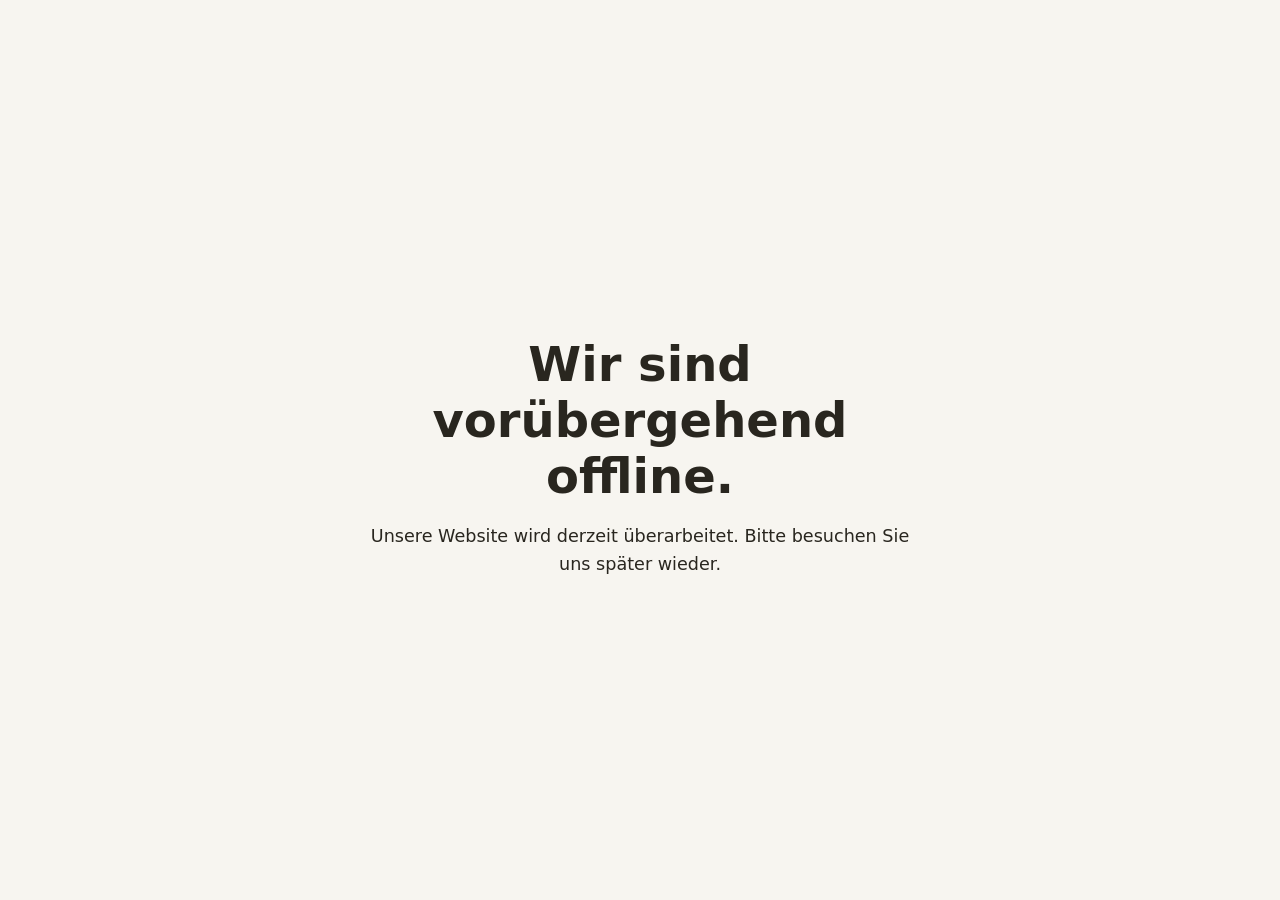
<file: index.html>
<!doctype html>
<html lang="de">
<head>
  <meta charset="utf-8">
  <meta name="viewport" content="width=device-width, initial-scale=1">
  <meta name="robots" content="noindex, nofollow">
  <title>Vorübergehend offline</title>
  <style>
    :root { color-scheme: light; font-family: system-ui, sans-serif; }
    body { min-height: 100vh; margin: 0; display: grid; place-items: center; background: #f7f5f0; color: #29261f; }
    main { max-width: 34rem; padding: 2rem; text-align: center; }
    h1 { font-size: clamp(2rem, 7vw, 3rem); margin-bottom: 1rem; }
    p { font-size: 1.1rem; line-height: 1.6; }
  </style>
</head>
<body>
  <main>
    <h1>Wir sind vorübergehend offline.</h1>
    <p>Unsere Website wird derzeit überarbeitet. Bitte besuchen Sie uns später wieder.</p>
  </main>
</body>
</html>
</file>
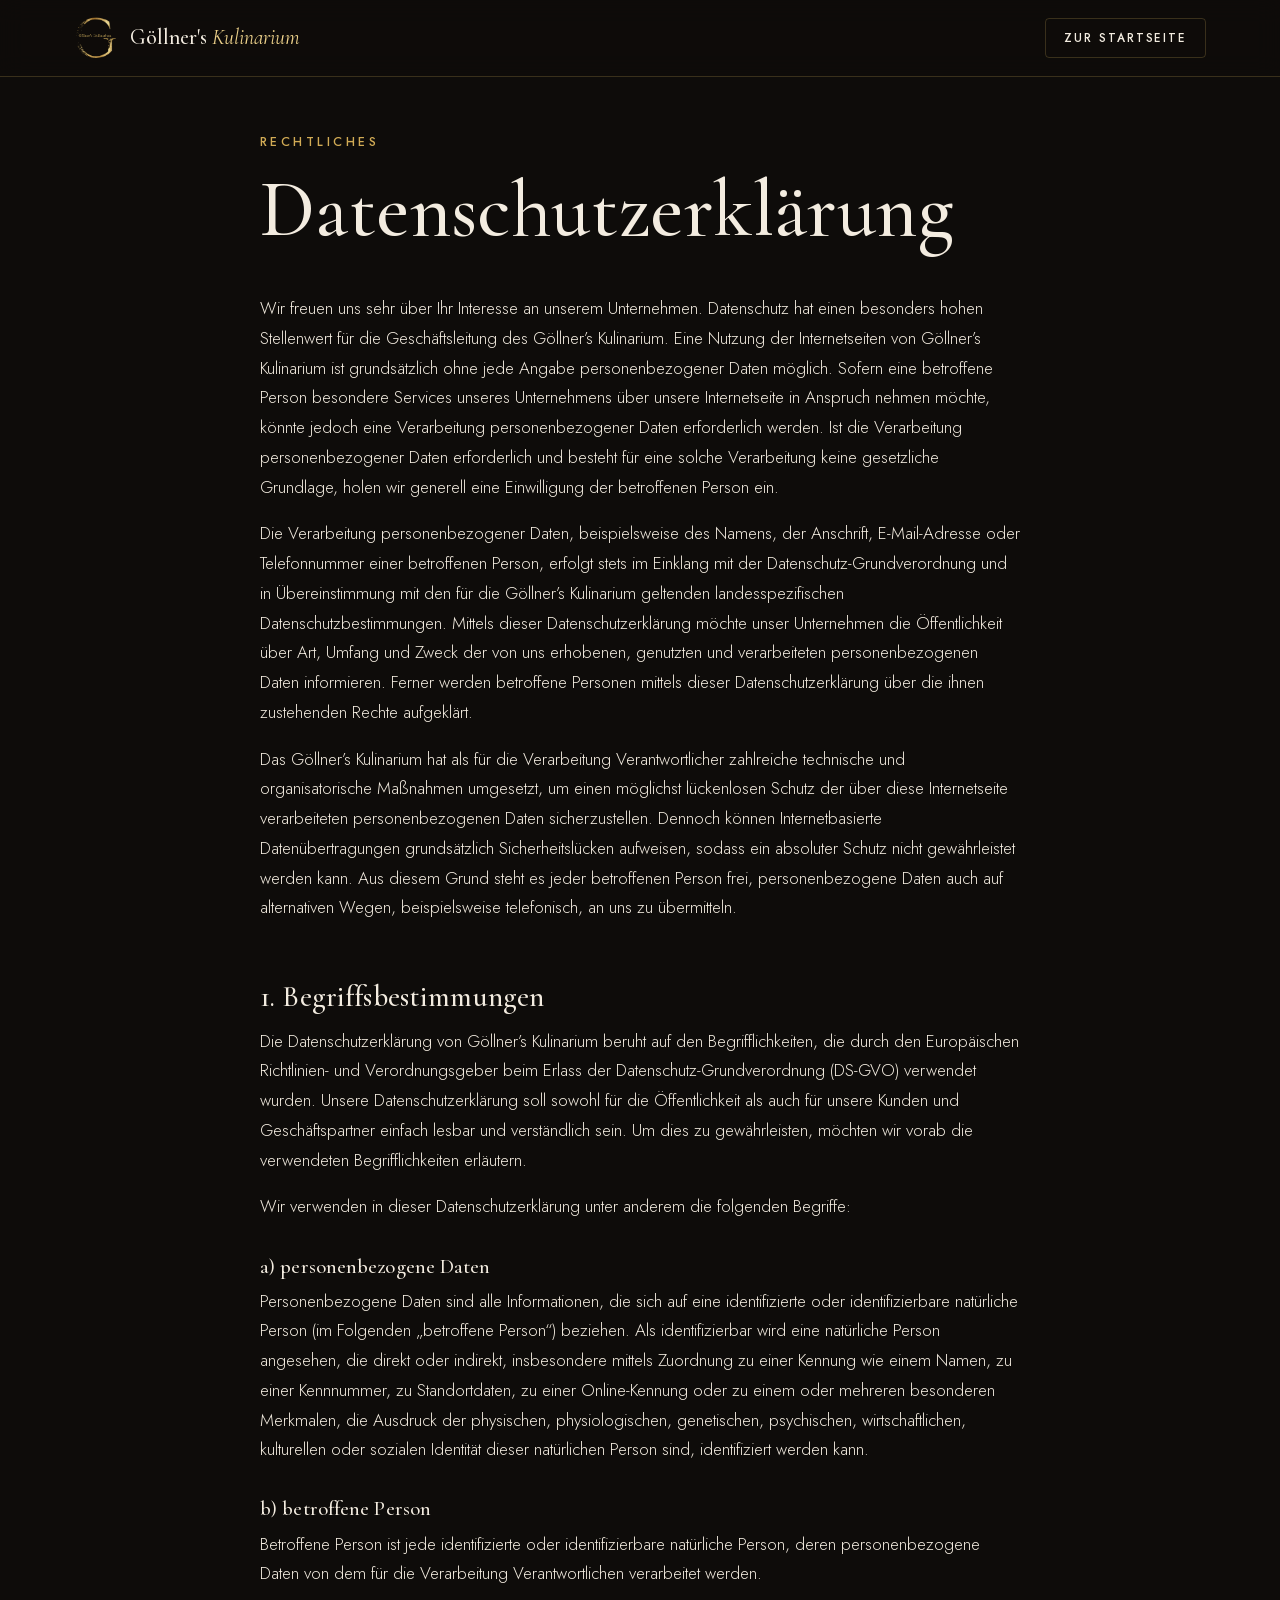
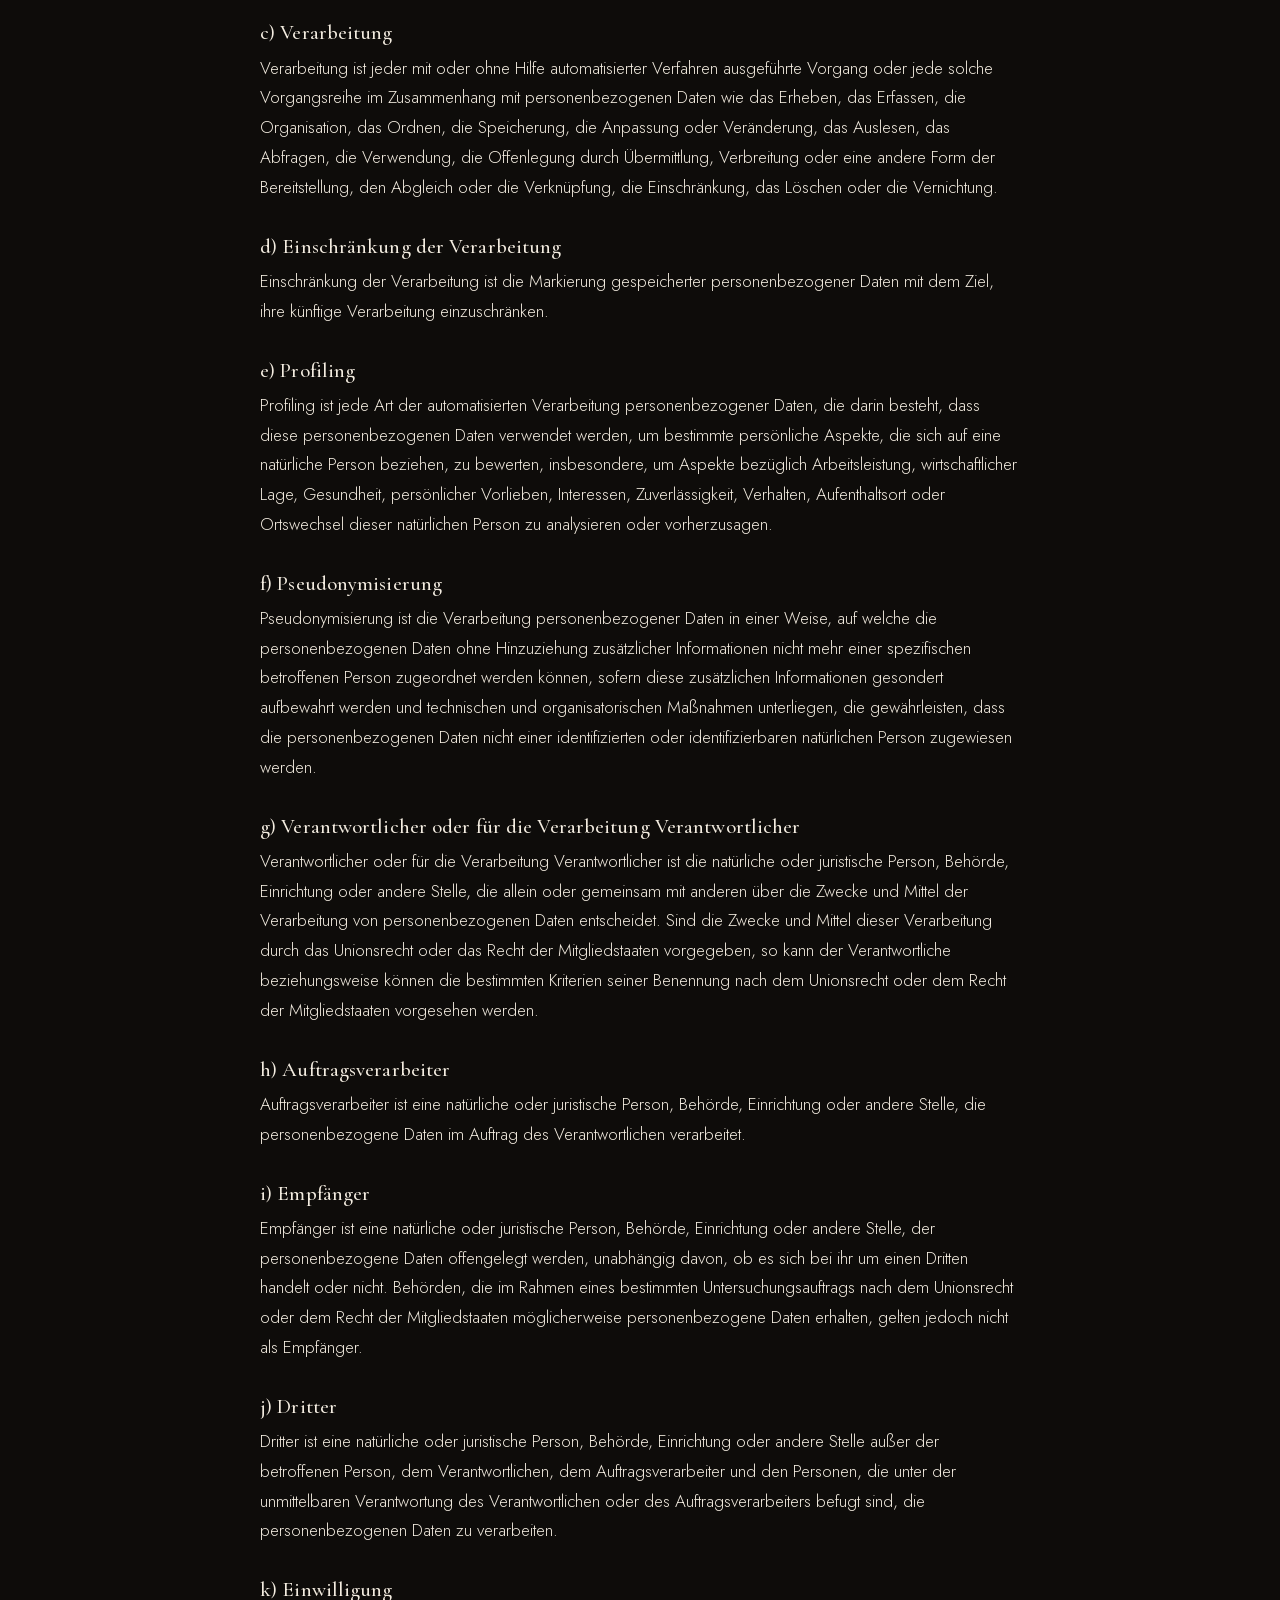
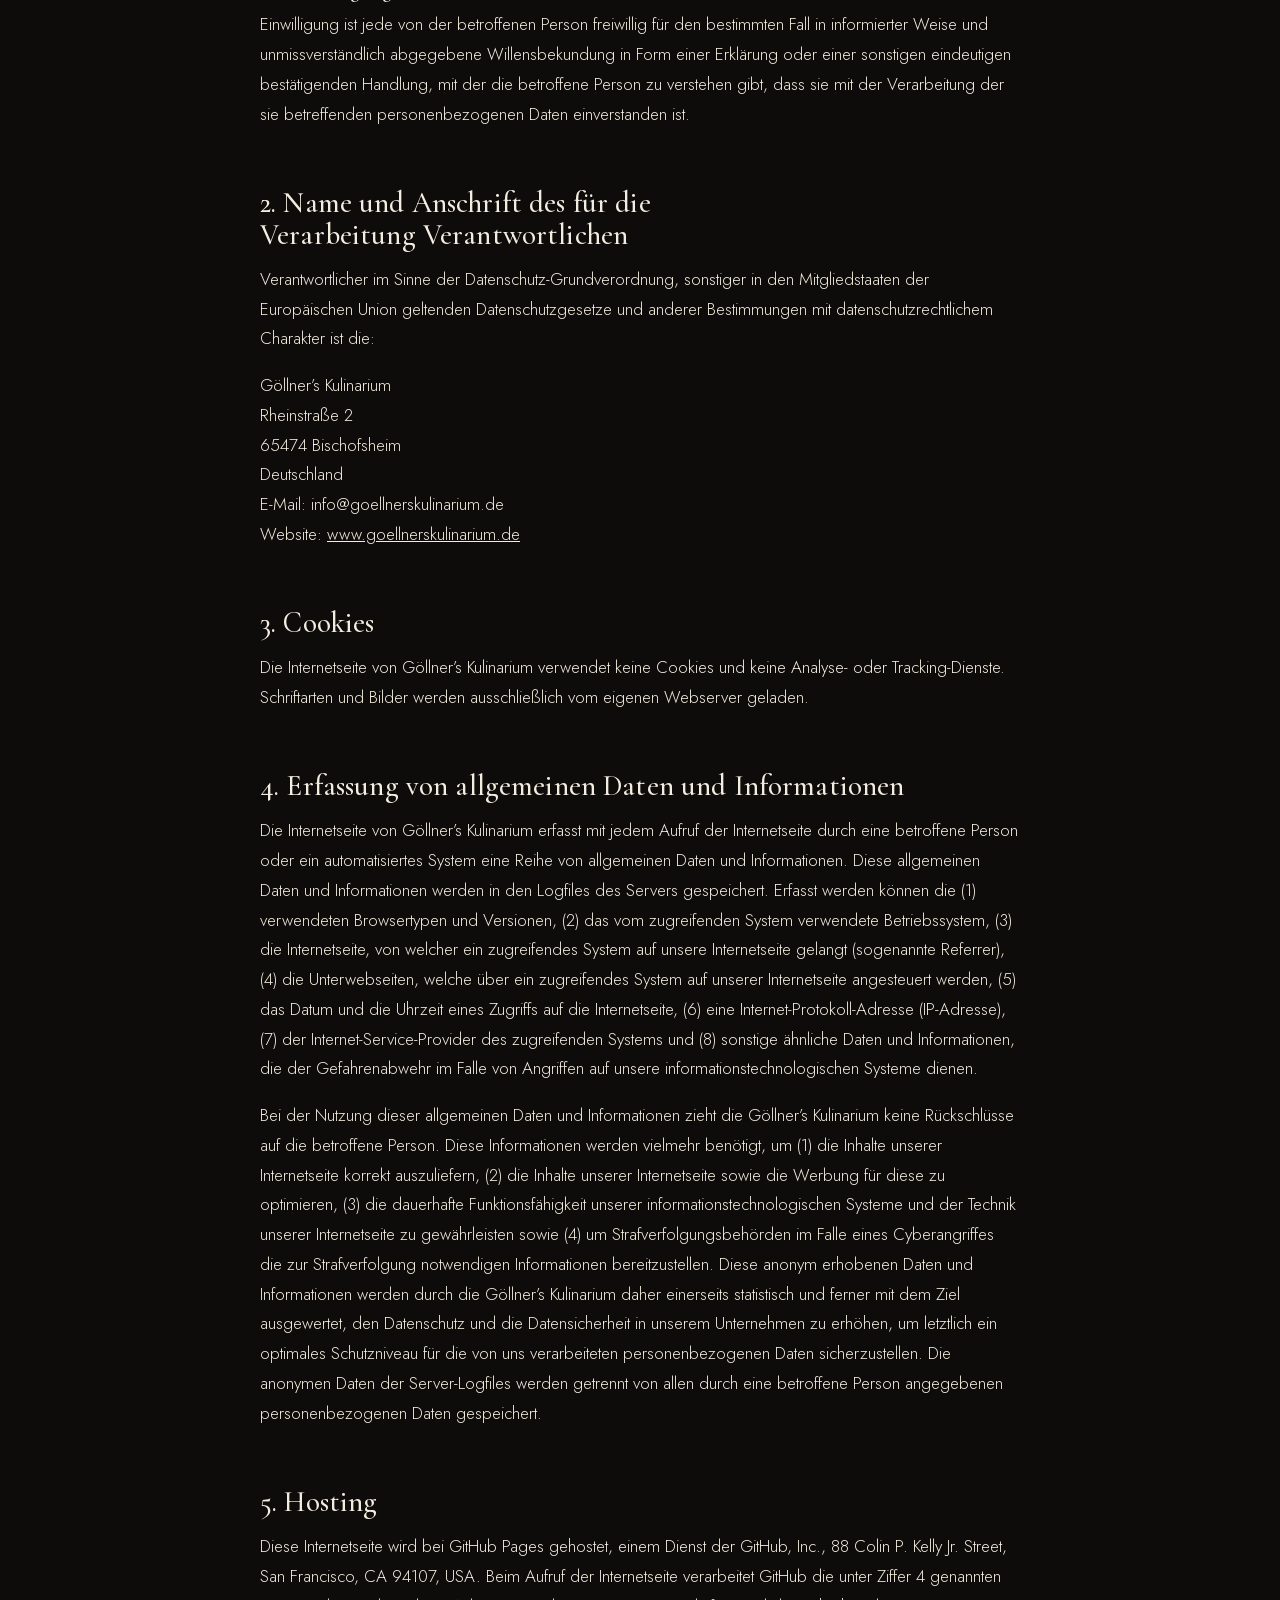
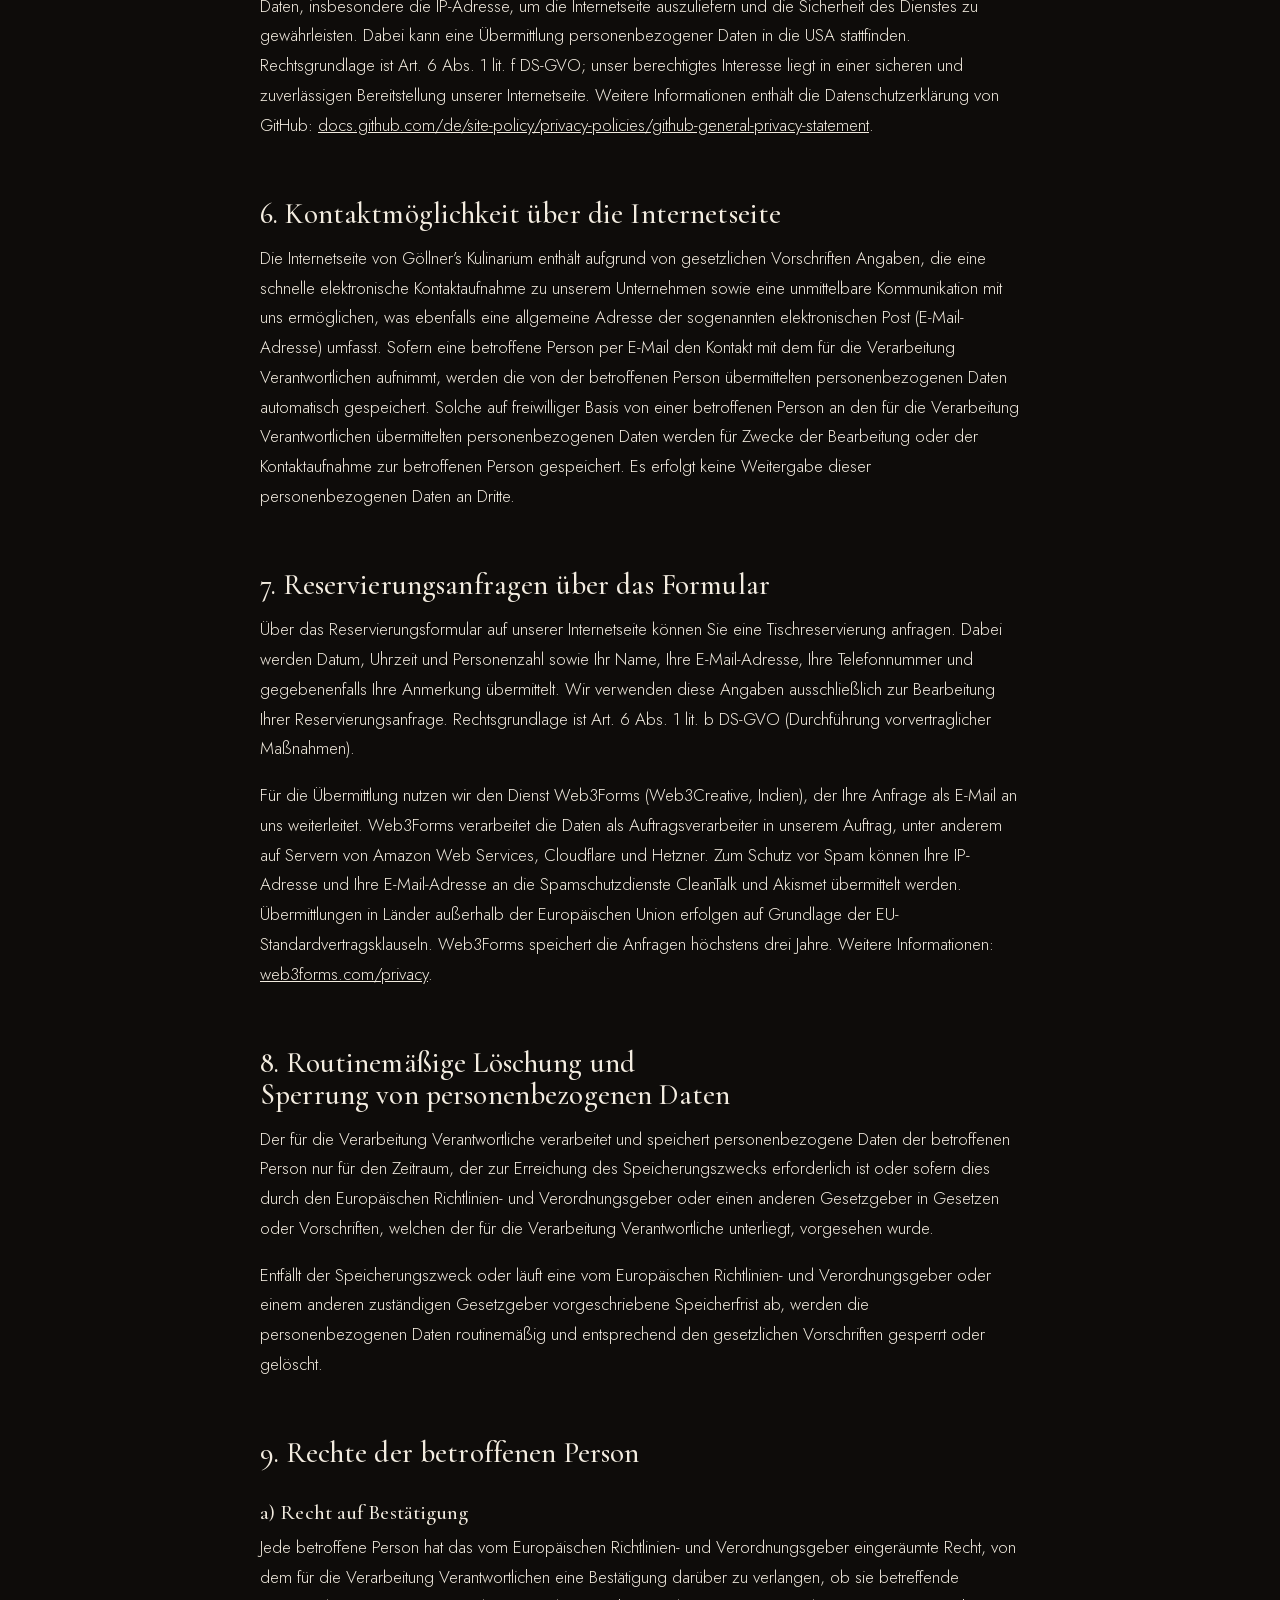
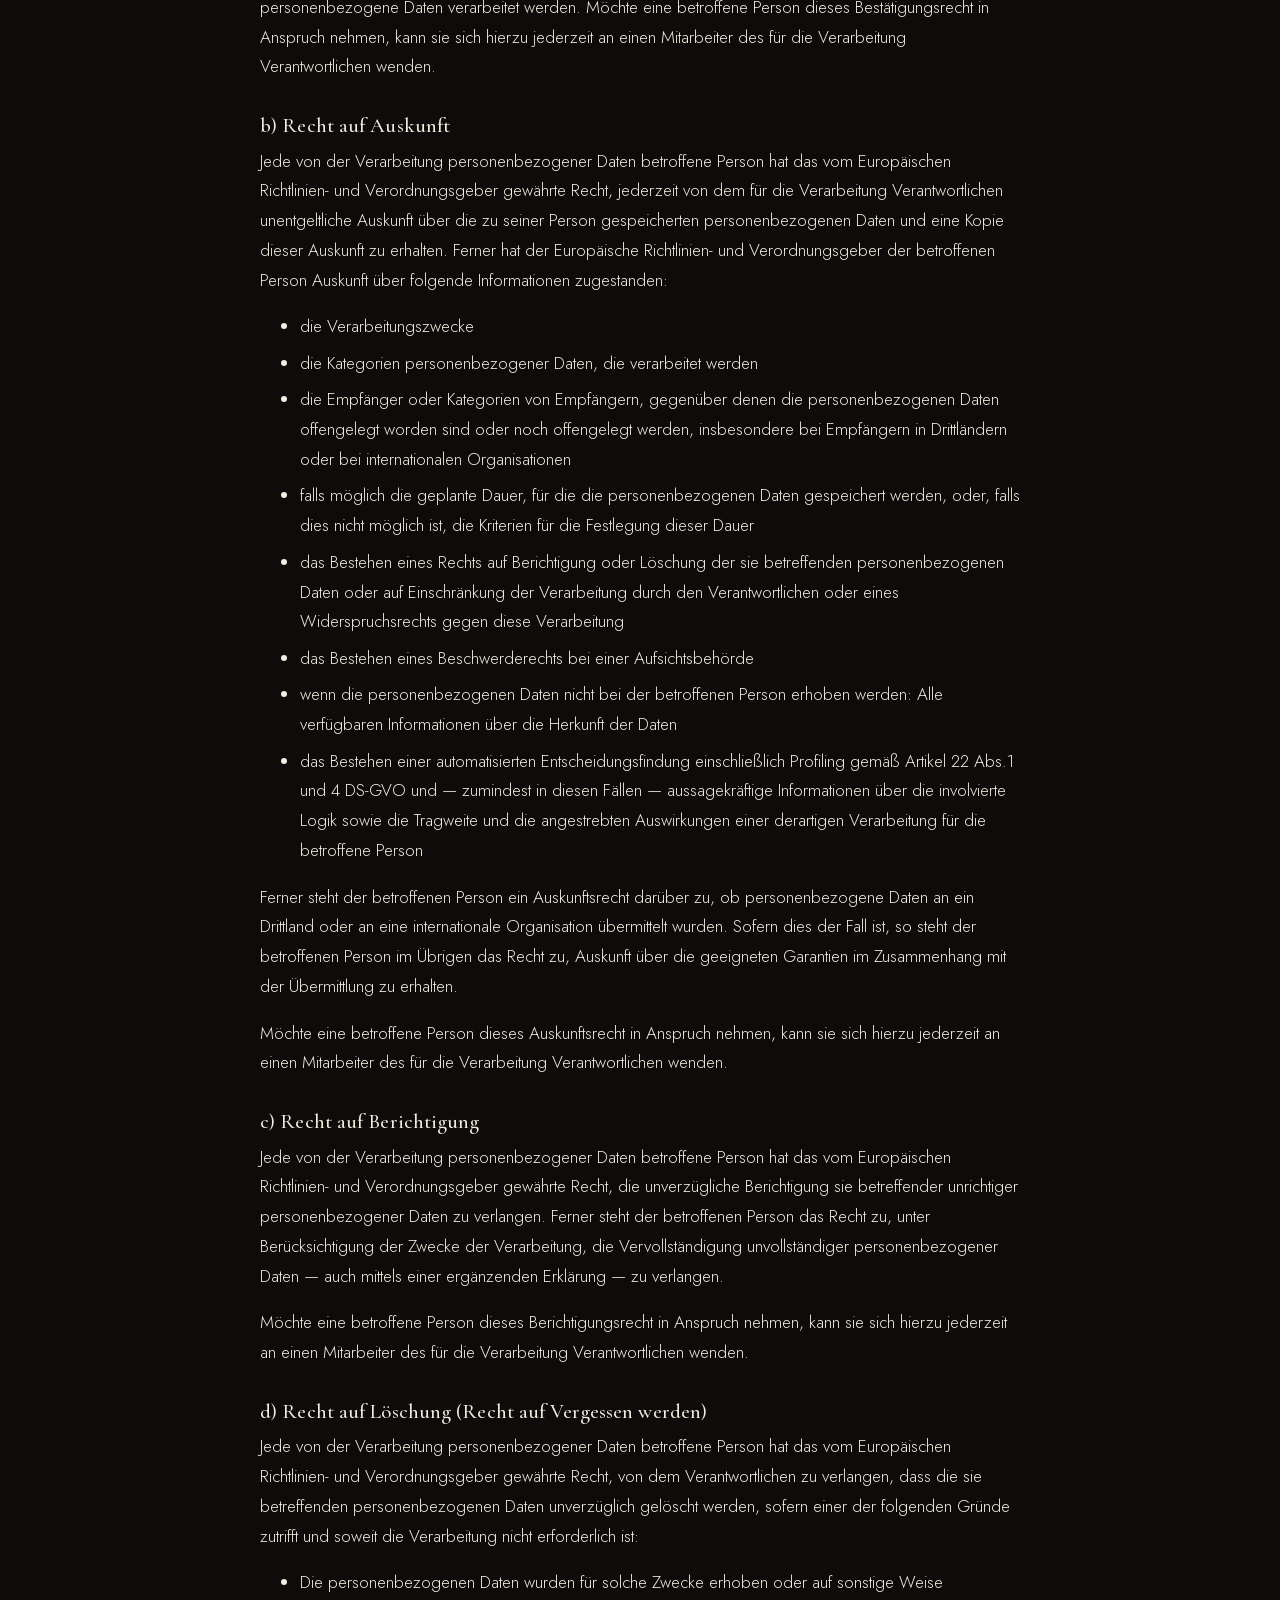
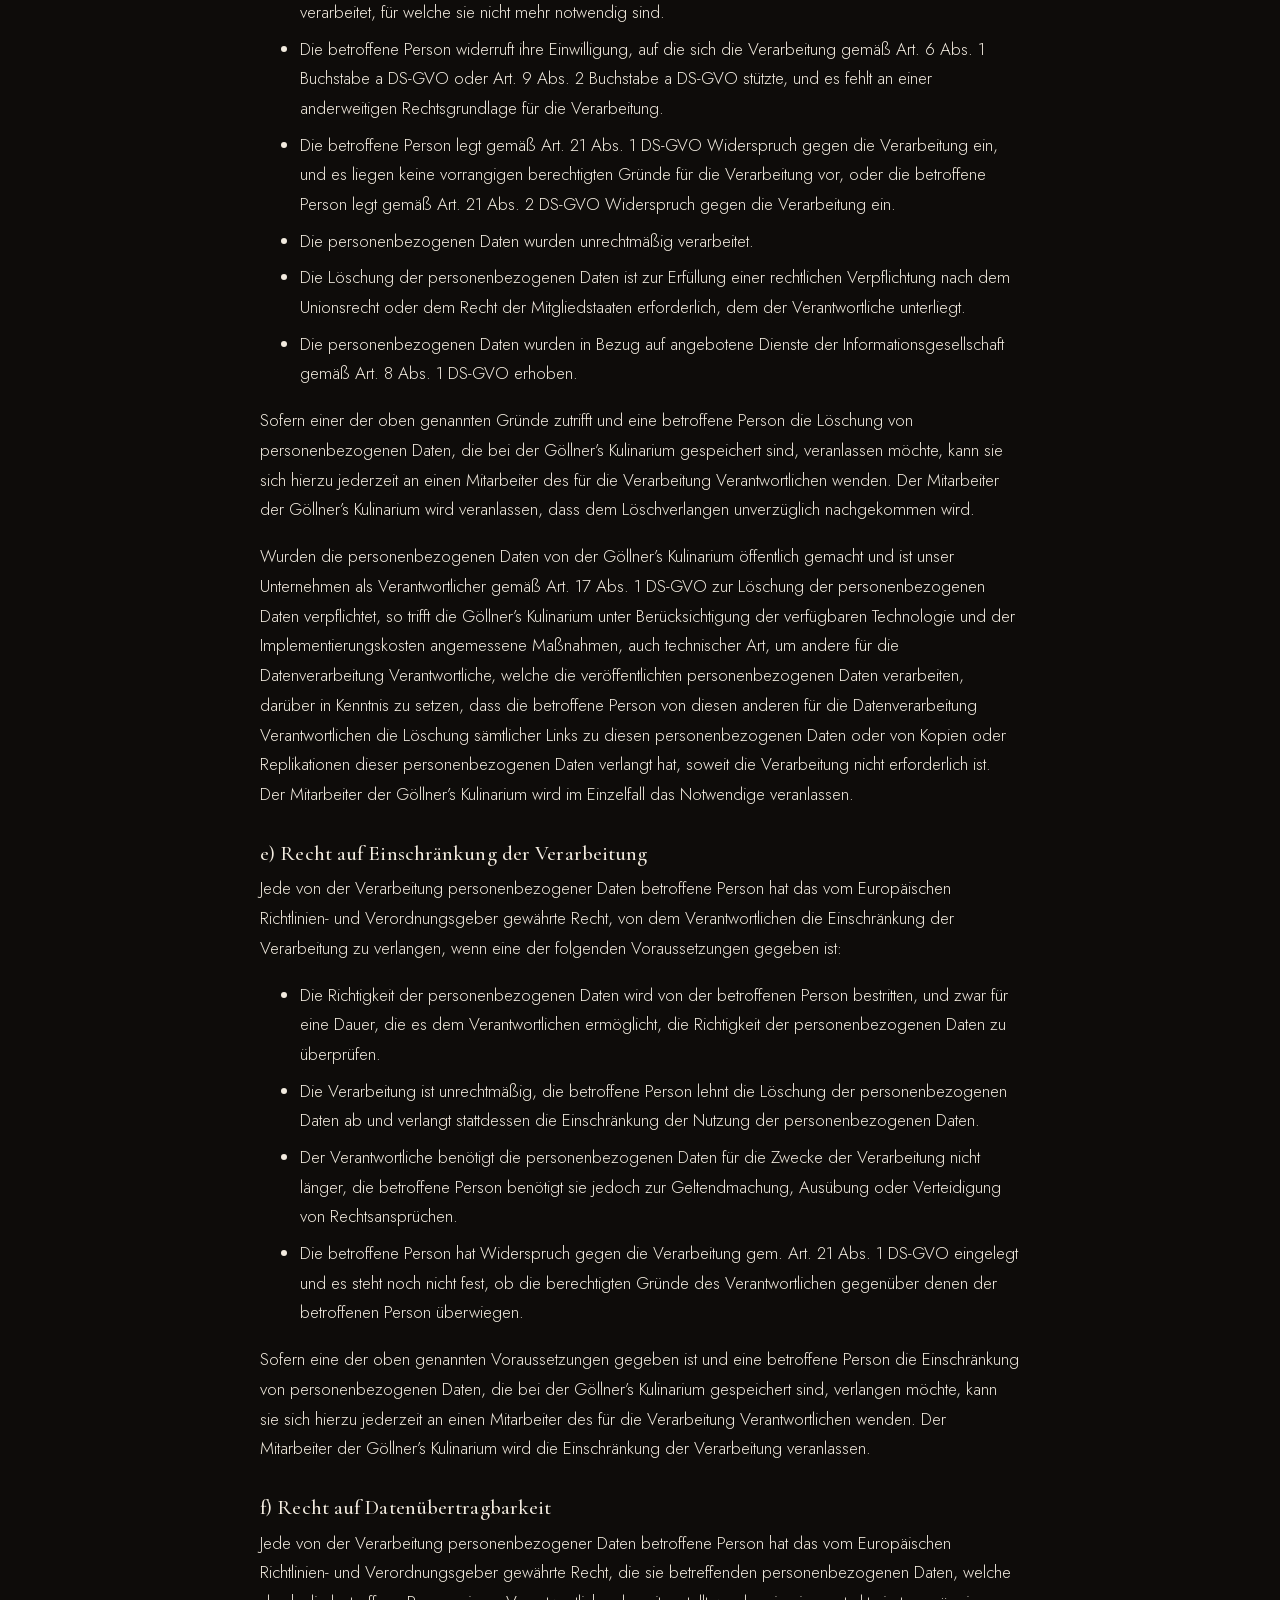
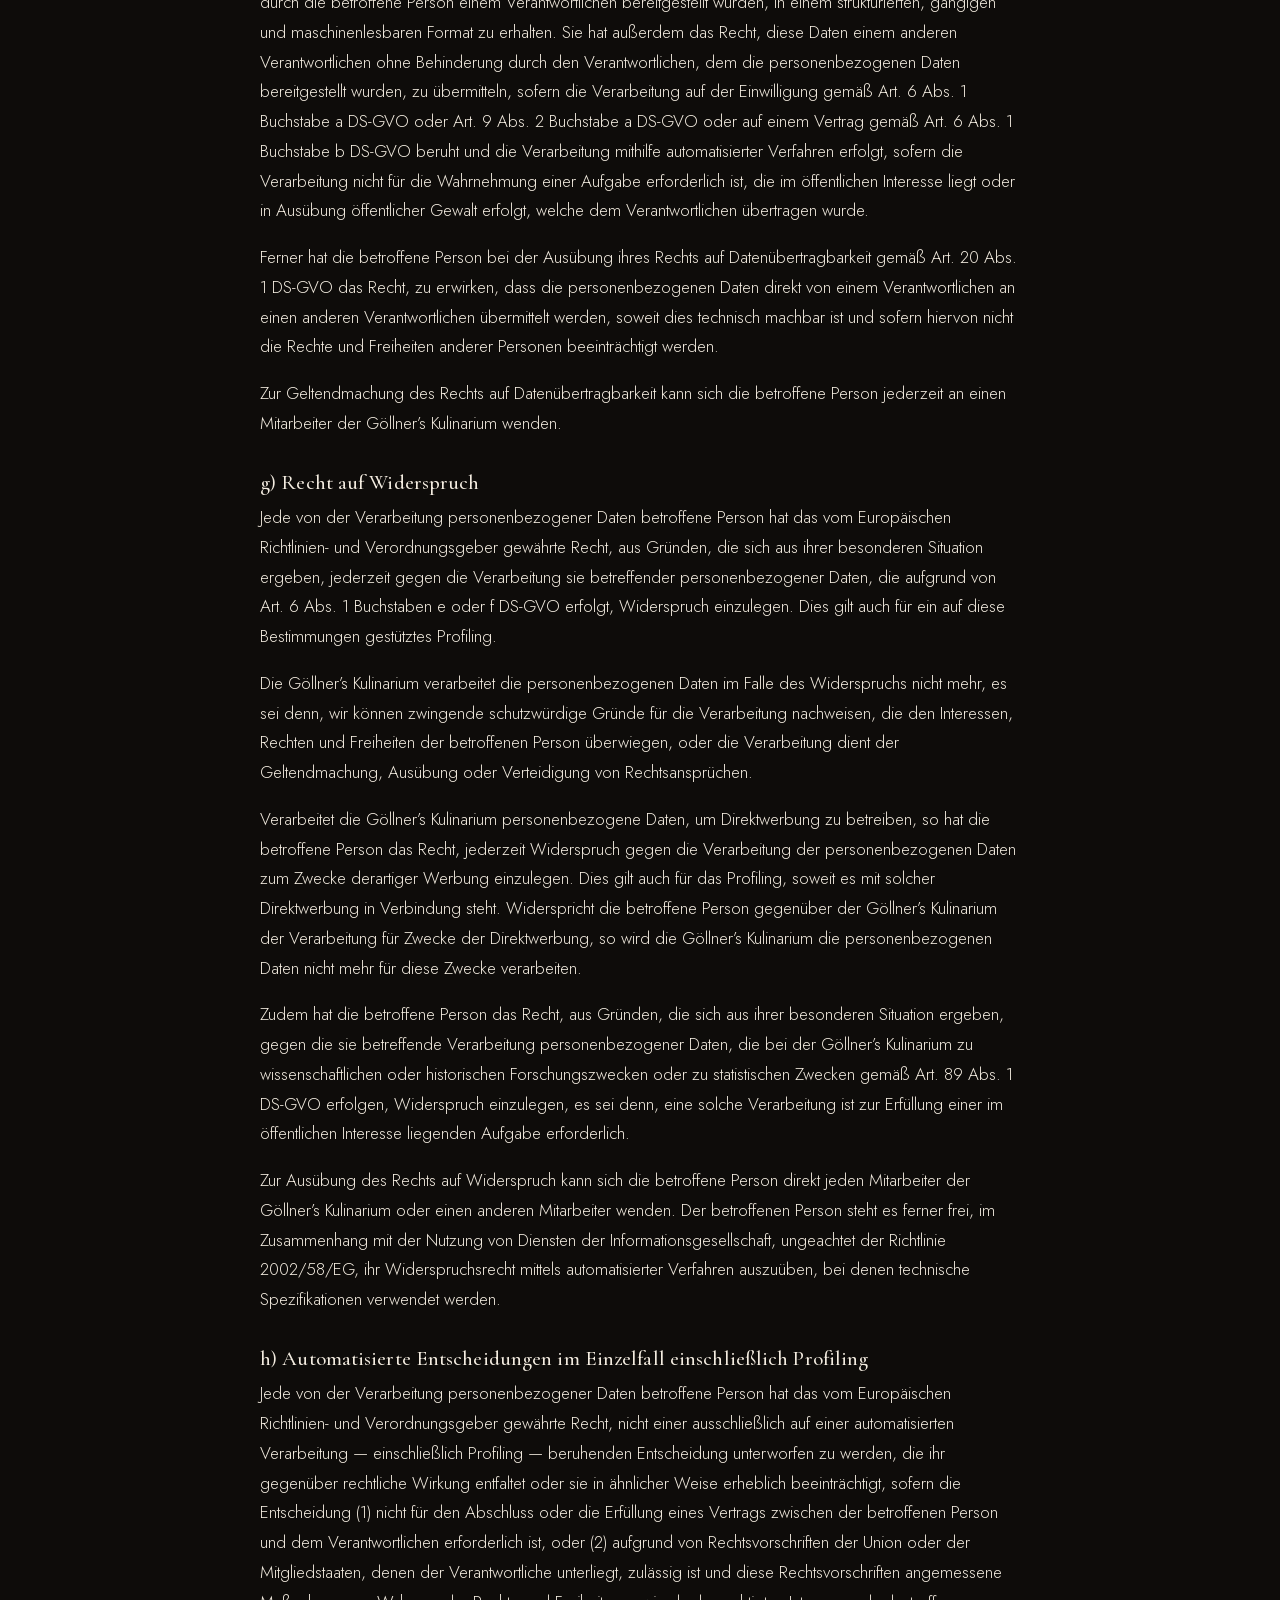
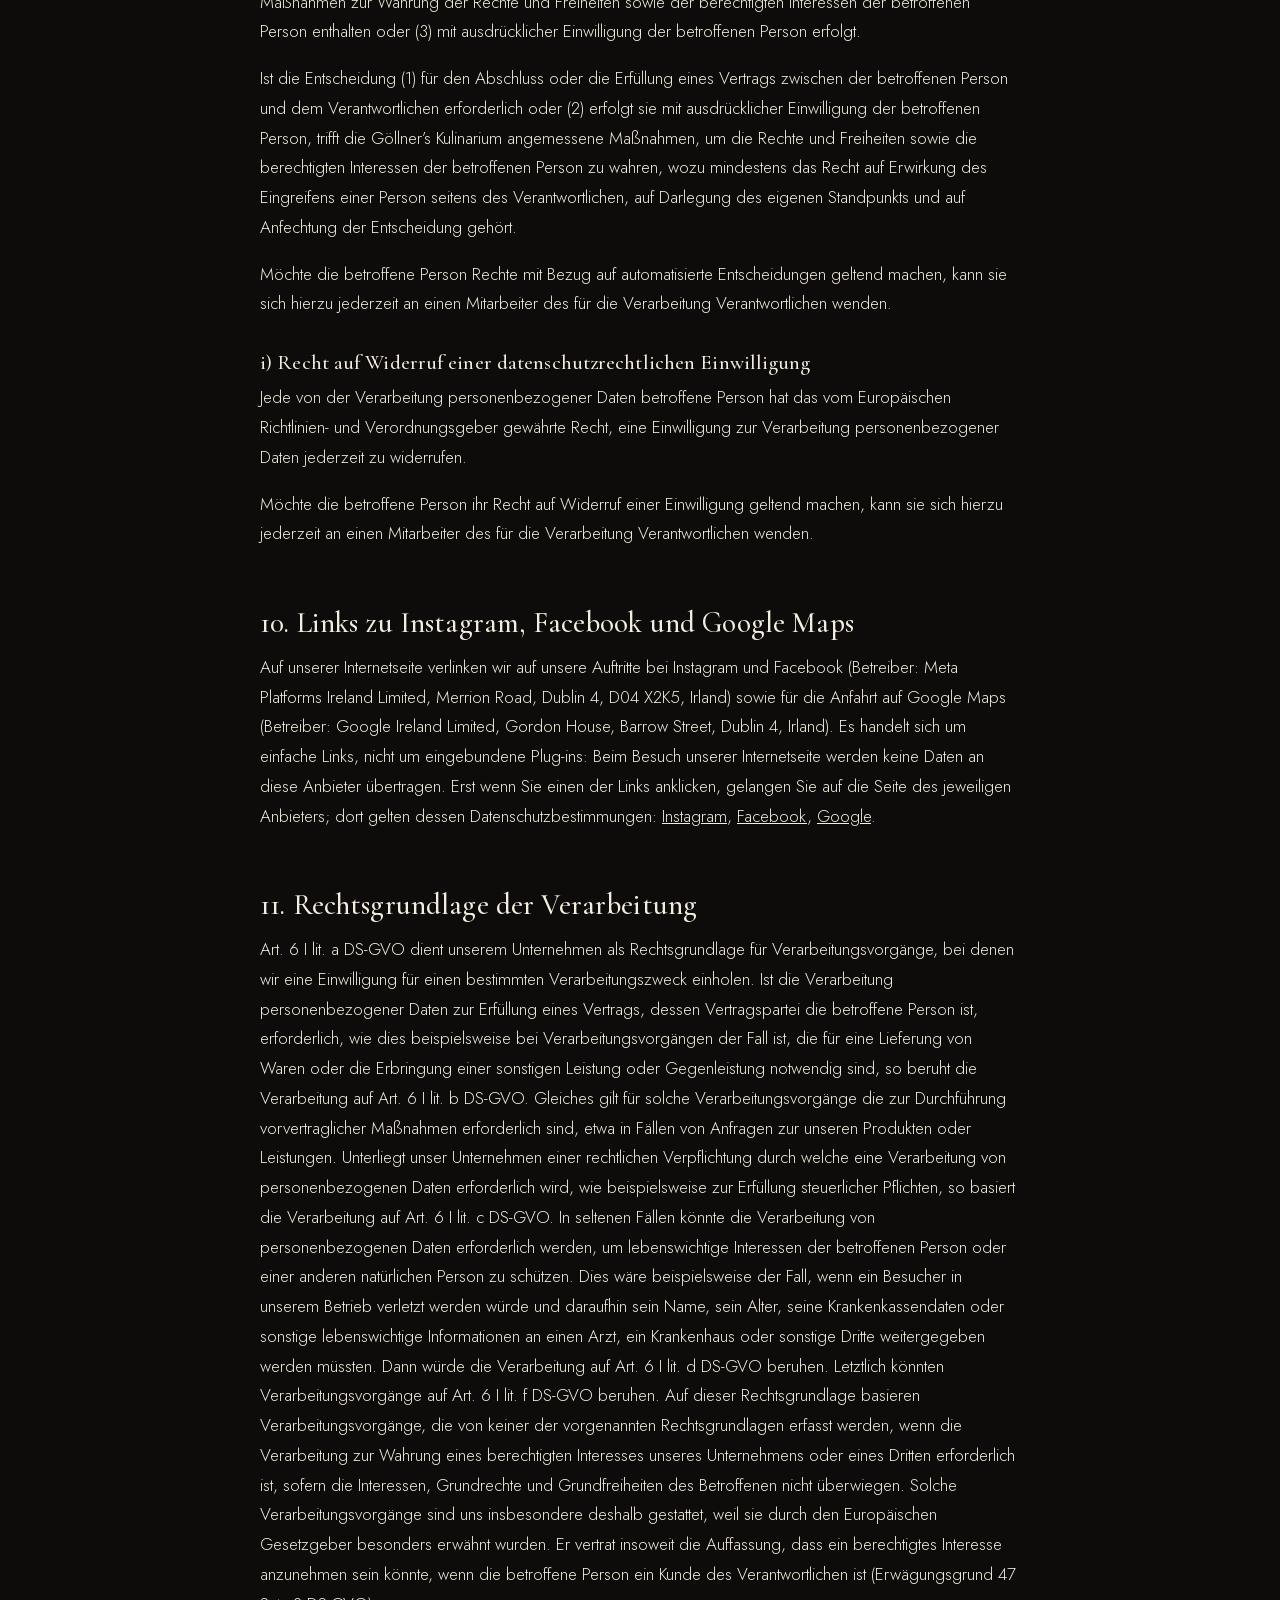
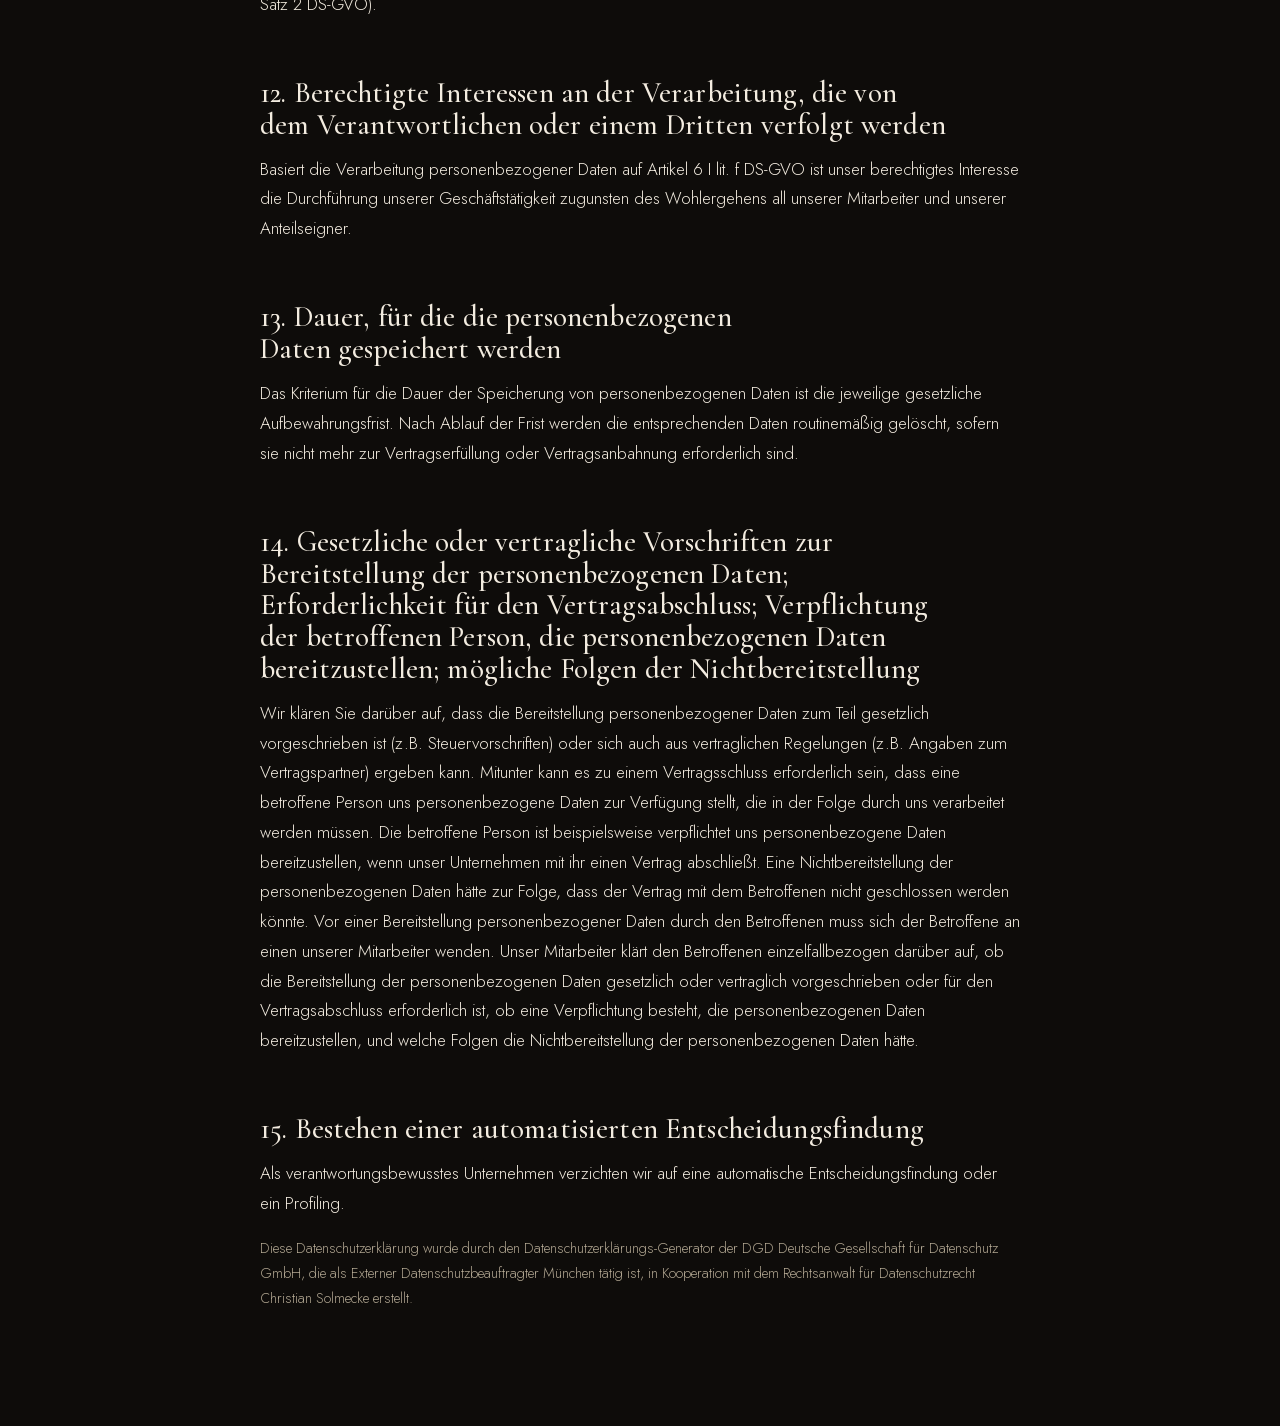
<file: datenschutz.html>
<!doctype html>
<html lang="de">
<head>
  <meta charset="utf-8">
  <meta name="viewport" content="width=device-width, initial-scale=1">
  <title>Datenschutzerklärung – Göllner's Kulinarium</title>
  <meta name="robots" content="noindex">
  <link rel="icon" href="assets/img/logo.png">
  <link rel="stylesheet" href="assets/css/fonts.css?v=3">
  <link rel="stylesheet" href="assets/css/style.css?v=9">
</head>
<body>
  <header class="site-header scrolled">
    <div class="wrap header-inner">
      <a class="brand" href="index.html"><img src="assets/img/logo.png" alt="" width="44" height="44"><span>Göllner's <em>Kulinarium</em></span></a>
      <a class="btn btn-ghost btn-sm" href="index.html">Zur Startseite</a>
    </div>
  </header>
  <main class="wrap legal-page">
    <p class="eyebrow">Rechtliches</p>
    <h1>Datenschutzerklärung</h1>

    <p>Wir freuen uns sehr über Ihr Interesse an unserem Unternehmen. Datenschutz hat einen besonders hohen Stellenwert für die Geschäftsleitung des Göllner’s Kulinarium. Eine Nutzung der Internetseiten von Göllner’s Kulinarium ist grundsätzlich ohne jede Angabe personenbezogener Daten möglich. Sofern eine betroffene Person besondere Services unseres Unternehmens über unsere Internetseite in Anspruch nehmen möchte, könnte jedoch eine Verarbeitung personenbezogener Daten erforderlich werden. Ist die Verarbeitung personenbezogener Daten erforderlich und besteht für eine solche Verarbeitung keine gesetzliche Grundlage, holen wir generell eine Einwilligung der betroffenen Person ein.</p>
    <p>Die Verarbeitung personenbezogener Daten, beispielsweise des Namens, der Anschrift, E-Mail-Adresse oder Telefonnummer einer betroffenen Person, erfolgt stets im Einklang mit der Datenschutz-Grundverordnung und in Übereinstimmung mit den für die Göllner’s Kulinarium geltenden landesspezifischen Datenschutzbestimmungen. Mittels dieser Datenschutzerklärung möchte unser Unternehmen die Öffentlichkeit über Art, Umfang und Zweck der von uns erhobenen, genutzten und verarbeiteten personenbezogenen Daten informieren. Ferner werden betroffene Personen mittels dieser Datenschutzerklärung über die ihnen zustehenden Rechte aufgeklärt.</p>
    <p>Das Göllner’s Kulinarium hat als für die Verarbeitung Verantwortlicher zahlreiche technische und organisatorische Maßnahmen umgesetzt, um einen möglichst lückenlosen Schutz der über diese Internetseite verarbeiteten personenbezogenen Daten sicherzustellen. Dennoch können Internetbasierte Datenübertragungen grundsätzlich Sicherheitslücken aufweisen, sodass ein absoluter Schutz nicht gewährleistet werden kann. Aus diesem Grund steht es jeder betroffenen Person frei, personenbezogene Daten auch auf alternativen Wegen, beispielsweise telefonisch, an uns zu übermitteln.</p>

    <h2>1. Begriffsbestimmungen</h2>
    <p>Die Datenschutzerklärung von Göllner’s Kulinarium beruht auf den Begrifflichkeiten, die durch den Europäischen Richtlinien- und Verordnungsgeber beim Erlass der Datenschutz-Grundverordnung (DS-GVO) verwendet wurden. Unsere Datenschutzerklärung soll sowohl für die Öffentlichkeit als auch für unsere Kunden und Geschäftspartner einfach lesbar und verständlich sein. Um dies zu gewährleisten, möchten wir vorab die verwendeten Begrifflichkeiten erläutern.</p>
    <p>Wir verwenden in dieser Datenschutzerklärung unter anderem die folgenden Begriffe:</p>
    <h3>a) personenbezogene Daten</h3>
    <p>Personenbezogene Daten sind alle Informationen, die sich auf eine identifizierte oder identifizierbare natürliche Person (im Folgenden „betroffene Person“) beziehen. Als identifizierbar wird eine natürliche Person angesehen, die direkt oder indirekt, insbesondere mittels Zuordnung zu einer Kennung wie einem Namen, zu einer Kennnummer, zu Standortdaten, zu einer Online-Kennung oder zu einem oder mehreren besonderen Merkmalen, die Ausdruck der physischen, physiologischen, genetischen, psychischen, wirtschaftlichen, kulturellen oder sozialen Identität dieser natürlichen Person sind, identifiziert werden kann.</p>
    <h3>b) betroffene Person</h3>
    <p>Betroffene Person ist jede identifizierte oder identifizierbare natürliche Person, deren personenbezogene Daten von dem für die Verarbeitung Verantwortlichen verarbeitet werden.</p>
    <h3>c) Verarbeitung</h3>
    <p>Verarbeitung ist jeder mit oder ohne Hilfe automatisierter Verfahren ausgeführte Vorgang oder jede solche Vorgangsreihe im Zusammenhang mit personenbezogenen Daten wie das Erheben, das Erfassen, die Organisation, das Ordnen, die Speicherung, die Anpassung oder Veränderung, das Auslesen, das Abfragen, die Verwendung, die Offenlegung durch Übermittlung, Verbreitung oder eine andere Form der Bereitstellung, den Abgleich oder die Verknüpfung, die Einschränkung, das Löschen oder die Vernichtung.</p>
    <h3>d) Einschränkung der Verarbeitung</h3>
    <p>Einschränkung der Verarbeitung ist die Markierung gespeicherter personenbezogener Daten mit dem Ziel, ihre künftige Verarbeitung einzuschränken.</p>
    <h3>e) Profiling</h3>
    <p>Profiling ist jede Art der automatisierten Verarbeitung personenbezogener Daten, die darin besteht, dass diese personenbezogenen Daten verwendet werden, um bestimmte persönliche Aspekte, die sich auf eine natürliche Person beziehen, zu bewerten, insbesondere, um Aspekte bezüglich Arbeitsleistung, wirtschaftlicher Lage, Gesundheit, persönlicher Vorlieben, Interessen, Zuverlässigkeit, Verhalten, Aufenthaltsort oder Ortswechsel dieser natürlichen Person zu analysieren oder vorherzusagen.</p>
    <h3>f) Pseudonymisierung</h3>
    <p>Pseudonymisierung ist die Verarbeitung personenbezogener Daten in einer Weise, auf welche die personenbezogenen Daten ohne Hinzuziehung zusätzlicher Informationen nicht mehr einer spezifischen betroffenen Person zugeordnet werden können, sofern diese zusätzlichen Informationen gesondert aufbewahrt werden und technischen und organisatorischen Maßnahmen unterliegen, die gewährleisten, dass die personenbezogenen Daten nicht einer identifizierten oder identifizierbaren natürlichen Person zugewiesen werden.</p>
    <h3>g) Verantwortlicher oder für die Verarbeitung Verantwortlicher</h3>
    <p>Verantwortlicher oder für die Verarbeitung Verantwortlicher ist die natürliche oder juristische Person, Behörde, Einrichtung oder andere Stelle, die allein oder gemeinsam mit anderen über die Zwecke und Mittel der Verarbeitung von personenbezogenen Daten entscheidet. Sind die Zwecke und Mittel dieser Verarbeitung durch das Unionsrecht oder das Recht der Mitgliedstaaten vorgegeben, so kann der Verantwortliche beziehungsweise können die bestimmten Kriterien seiner Benennung nach dem Unionsrecht oder dem Recht der Mitgliedstaaten vorgesehen werden.</p>
    <h3>h) Auftragsverarbeiter</h3>
    <p>Auftragsverarbeiter ist eine natürliche oder juristische Person, Behörde, Einrichtung oder andere Stelle, die personenbezogene Daten im Auftrag des Verantwortlichen verarbeitet.</p>
    <h3>i) Empfänger</h3>
    <p>Empfänger ist eine natürliche oder juristische Person, Behörde, Einrichtung oder andere Stelle, der personenbezogene Daten offengelegt werden, unabhängig davon, ob es sich bei ihr um einen Dritten handelt oder nicht. Behörden, die im Rahmen eines bestimmten Untersuchungsauftrags nach dem Unionsrecht oder dem Recht der Mitgliedstaaten möglicherweise personenbezogene Daten erhalten, gelten jedoch nicht als Empfänger.</p>
    <h3>j) Dritter</h3>
    <p>Dritter ist eine natürliche oder juristische Person, Behörde, Einrichtung oder andere Stelle außer der betroffenen Person, dem Verantwortlichen, dem Auftragsverarbeiter und den Personen, die unter der unmittelbaren Verantwortung des Verantwortlichen oder des Auftragsverarbeiters befugt sind, die personenbezogenen Daten zu verarbeiten.</p>
    <h3>k) Einwilligung</h3>
    <p>Einwilligung ist jede von der betroffenen Person freiwillig für den bestimmten Fall in informierter Weise und unmissverständlich abgegebene Willensbekundung in Form einer Erklärung oder einer sonstigen eindeutigen bestätigenden Handlung, mit der die betroffene Person zu verstehen gibt, dass sie mit der Verarbeitung der sie betreffenden personenbezogenen Daten einverstanden ist.</p>

    <h2>2. Name und Anschrift des für die Verarbeitung Verantwortlichen</h2>
    <p>Verantwortlicher im Sinne der Datenschutz-Grundverordnung, sonstiger in den Mitgliedstaaten der Europäischen Union geltenden Datenschutzgesetze und anderer Bestimmungen mit datenschutzrechtlichem Charakter ist die:</p>
    <p>Göllner’s Kulinarium<br>Rheinstraße 2<br>65474 Bischofsheim<br>Deutschland<br>E-Mail: info@goellnerskulinarium.de<br>Website: <a href="https://goellnerskulinarium.de">www.goellnerskulinarium.de</a></p>

    <h2>3. Cookies</h2>
    <p>Die Internetseite von Göllner’s Kulinarium verwendet keine Cookies und keine Analyse- oder Tracking-Dienste. Schriftarten und Bilder werden ausschließlich vom eigenen Webserver geladen.</p>

    <h2>4. Erfassung von allgemeinen Daten und Informationen</h2>
    <p>Die Internetseite von Göllner’s Kulinarium erfasst mit jedem Aufruf der Internetseite durch eine betroffene Person oder ein automatisiertes System eine Reihe von allgemeinen Daten und Informationen. Diese allgemeinen Daten und Informationen werden in den Logfiles des Servers gespeichert. Erfasst werden können die (1) verwendeten Browsertypen und Versionen, (2) das vom zugreifenden System verwendete Betriebssystem, (3) die Internetseite, von welcher ein zugreifendes System auf unsere Internetseite gelangt (sogenannte Referrer), (4) die Unterwebseiten, welche über ein zugreifendes System auf unserer Internetseite angesteuert werden, (5) das Datum und die Uhrzeit eines Zugriffs auf die Internetseite, (6) eine Internet-Protokoll-Adresse (IP-Adresse), (7) der Internet-Service-Provider des zugreifenden Systems und (8) sonstige ähnliche Daten und Informationen, die der Gefahrenabwehr im Falle von Angriffen auf unsere informationstechnologischen Systeme dienen.</p>
    <p>Bei der Nutzung dieser allgemeinen Daten und Informationen zieht die Göllner’s Kulinarium keine Rückschlüsse auf die betroffene Person. Diese Informationen werden vielmehr benötigt, um (1) die Inhalte unserer Internetseite korrekt auszuliefern, (2) die Inhalte unserer Internetseite sowie die Werbung für diese zu optimieren, (3) die dauerhafte Funktionsfähigkeit unserer informationstechnologischen Systeme und der Technik unserer Internetseite zu gewährleisten sowie (4) um Strafverfolgungsbehörden im Falle eines Cyberangriffes die zur Strafverfolgung notwendigen Informationen bereitzustellen. Diese anonym erhobenen Daten und Informationen werden durch die Göllner’s Kulinarium daher einerseits statistisch und ferner mit dem Ziel ausgewertet, den Datenschutz und die Datensicherheit in unserem Unternehmen zu erhöhen, um letztlich ein optimales Schutzniveau für die von uns verarbeiteten personenbezogenen Daten sicherzustellen. Die anonymen Daten der Server-Logfiles werden getrennt von allen durch eine betroffene Person angegebenen personenbezogenen Daten gespeichert.</p>

    <h2>5. Hosting</h2>
    <p>Diese Internetseite wird bei GitHub Pages gehostet, einem Dienst der GitHub, Inc., 88 Colin P. Kelly Jr. Street, San Francisco, CA 94107, USA. Beim Aufruf der Internetseite verarbeitet GitHub die unter Ziffer 4 genannten Daten, insbesondere die IP-Adresse, um die Internetseite auszuliefern und die Sicherheit des Dienstes zu gewährleisten. Dabei kann eine Übermittlung personenbezogener Daten in die USA stattfinden. Rechtsgrundlage ist Art. 6 Abs. 1 lit. f DS-GVO; unser berechtigtes Interesse liegt in einer sicheren und zuverlässigen Bereitstellung unserer Internetseite. Weitere Informationen enthält die Datenschutzerklärung von GitHub: <a href="https://docs.github.com/de/site-policy/privacy-policies/github-general-privacy-statement" target="_blank" rel="noopener">docs.github.com/de/site-policy/privacy-policies/github-general-privacy-statement</a>.</p>

    <h2>6. Kontaktmöglichkeit über die Internetseite</h2>
    <p>Die Internetseite von Göllner’s Kulinarium enthält aufgrund von gesetzlichen Vorschriften Angaben, die eine schnelle elektronische Kontaktaufnahme zu unserem Unternehmen sowie eine unmittelbare Kommunikation mit uns ermöglichen, was ebenfalls eine allgemeine Adresse der sogenannten elektronischen Post (E-Mail-Adresse) umfasst. Sofern eine betroffene Person per E-Mail den Kontakt mit dem für die Verarbeitung Verantwortlichen aufnimmt, werden die von der betroffenen Person übermittelten personenbezogenen Daten automatisch gespeichert. Solche auf freiwilliger Basis von einer betroffenen Person an den für die Verarbeitung Verantwortlichen übermittelten personenbezogenen Daten werden für Zwecke der Bearbeitung oder der Kontaktaufnahme zur betroffenen Person gespeichert. Es erfolgt keine Weitergabe dieser personenbezogenen Daten an Dritte.</p>

    <h2>7. Reservierungsanfragen über das Formular</h2>
    <p>Über das Reservierungsformular auf unserer Internetseite können Sie eine Tischreservierung anfragen. Dabei werden Datum, Uhrzeit und Personenzahl sowie Ihr Name, Ihre E-Mail-Adresse, Ihre Telefonnummer und gegebenenfalls Ihre Anmerkung übermittelt. Wir verwenden diese Angaben ausschließlich zur Bearbeitung Ihrer Reservierungsanfrage. Rechtsgrundlage ist Art. 6 Abs. 1 lit. b DS-GVO (Durchführung vorvertraglicher Maßnahmen).</p>
    <p>Für die Übermittlung nutzen wir den Dienst Web3Forms (Web3Creative, Indien), der Ihre Anfrage als E-Mail an uns weiterleitet. Web3Forms verarbeitet die Daten als Auftragsverarbeiter in unserem Auftrag, unter anderem auf Servern von Amazon Web Services, Cloudflare und Hetzner. Zum Schutz vor Spam können Ihre IP-Adresse und Ihre E-Mail-Adresse an die Spamschutzdienste CleanTalk und Akismet übermittelt werden. Übermittlungen in Länder außerhalb der Europäischen Union erfolgen auf Grundlage der EU-Standardvertragsklauseln. Web3Forms speichert die Anfragen höchstens drei Jahre. Weitere Informationen: <a href="https://web3forms.com/privacy" target="_blank" rel="noopener">web3forms.com/privacy</a>.</p>

    <h2>8. Routinemäßige Löschung und Sperrung von personenbezogenen Daten</h2>
    <p>Der für die Verarbeitung Verantwortliche verarbeitet und speichert personenbezogene Daten der betroffenen Person nur für den Zeitraum, der zur Erreichung des Speicherungszwecks erforderlich ist oder sofern dies durch den Europäischen Richtlinien- und Verordnungsgeber oder einen anderen Gesetzgeber in Gesetzen oder Vorschriften, welchen der für die Verarbeitung Verantwortliche unterliegt, vorgesehen wurde.</p>
    <p>Entfällt der Speicherungszweck oder läuft eine vom Europäischen Richtlinien- und Verordnungsgeber oder einem anderen zuständigen Gesetzgeber vorgeschriebene Speicherfrist ab, werden die personenbezogenen Daten routinemäßig und entsprechend den gesetzlichen Vorschriften gesperrt oder gelöscht.</p>

    <h2>9. Rechte der betroffenen Person</h2>
    <h3>a) Recht auf Bestätigung</h3>
    <p>Jede betroffene Person hat das vom Europäischen Richtlinien- und Verordnungsgeber eingeräumte Recht, von dem für die Verarbeitung Verantwortlichen eine Bestätigung darüber zu verlangen, ob sie betreffende personenbezogene Daten verarbeitet werden. Möchte eine betroffene Person dieses Bestätigungsrecht in Anspruch nehmen, kann sie sich hierzu jederzeit an einen Mitarbeiter des für die Verarbeitung Verantwortlichen wenden.</p>
    <h3>b) Recht auf Auskunft</h3>
    <p>Jede von der Verarbeitung personenbezogener Daten betroffene Person hat das vom Europäischen Richtlinien- und Verordnungsgeber gewährte Recht, jederzeit von dem für die Verarbeitung Verantwortlichen unentgeltliche Auskunft über die zu seiner Person gespeicherten personenbezogenen Daten und eine Kopie dieser Auskunft zu erhalten. Ferner hat der Europäische Richtlinien- und Verordnungsgeber der betroffenen Person Auskunft über folgende Informationen zugestanden:</p>
    <ul>
      <li>die Verarbeitungszwecke</li>
      <li>die Kategorien personenbezogener Daten, die verarbeitet werden</li>
      <li>die Empfänger oder Kategorien von Empfängern, gegenüber denen die personenbezogenen Daten offengelegt worden sind oder noch offengelegt werden, insbesondere bei Empfängern in Drittländern oder bei internationalen Organisationen</li>
      <li>falls möglich die geplante Dauer, für die die personenbezogenen Daten gespeichert werden, oder, falls dies nicht möglich ist, die Kriterien für die Festlegung dieser Dauer</li>
      <li>das Bestehen eines Rechts auf Berichtigung oder Löschung der sie betreffenden personenbezogenen Daten oder auf Einschränkung der Verarbeitung durch den Verantwortlichen oder eines Widerspruchsrechts gegen diese Verarbeitung</li>
      <li>das Bestehen eines Beschwerderechts bei einer Aufsichtsbehörde</li>
      <li>wenn die personenbezogenen Daten nicht bei der betroffenen Person erhoben werden: Alle verfügbaren Informationen über die Herkunft der Daten</li>
      <li>das Bestehen einer automatisierten Entscheidungsfindung einschließlich Profiling gemäß Artikel 22 Abs.1 und 4 DS-GVO und — zumindest in diesen Fällen — aussagekräftige Informationen über die involvierte Logik sowie die Tragweite und die angestrebten Auswirkungen einer derartigen Verarbeitung für die betroffene Person</li>
    </ul>
    <p>Ferner steht der betroffenen Person ein Auskunftsrecht darüber zu, ob personenbezogene Daten an ein Drittland oder an eine internationale Organisation übermittelt wurden. Sofern dies der Fall ist, so steht der betroffenen Person im Übrigen das Recht zu, Auskunft über die geeigneten Garantien im Zusammenhang mit der Übermittlung zu erhalten.</p>
    <p>Möchte eine betroffene Person dieses Auskunftsrecht in Anspruch nehmen, kann sie sich hierzu jederzeit an einen Mitarbeiter des für die Verarbeitung Verantwortlichen wenden.</p>
    <h3>c) Recht auf Berichtigung</h3>
    <p>Jede von der Verarbeitung personenbezogener Daten betroffene Person hat das vom Europäischen Richtlinien- und Verordnungsgeber gewährte Recht, die unverzügliche Berichtigung sie betreffender unrichtiger personenbezogener Daten zu verlangen. Ferner steht der betroffenen Person das Recht zu, unter Berücksichtigung der Zwecke der Verarbeitung, die Vervollständigung unvollständiger personenbezogener Daten — auch mittels einer ergänzenden Erklärung — zu verlangen.</p>
    <p>Möchte eine betroffene Person dieses Berichtigungsrecht in Anspruch nehmen, kann sie sich hierzu jederzeit an einen Mitarbeiter des für die Verarbeitung Verantwortlichen wenden.</p>
    <h3>d) Recht auf Löschung (Recht auf Vergessen werden)</h3>
    <p>Jede von der Verarbeitung personenbezogener Daten betroffene Person hat das vom Europäischen Richtlinien- und Verordnungsgeber gewährte Recht, von dem Verantwortlichen zu verlangen, dass die sie betreffenden personenbezogenen Daten unverzüglich gelöscht werden, sofern einer der folgenden Gründe zutrifft und soweit die Verarbeitung nicht erforderlich ist:</p>
    <ul>
      <li>Die personenbezogenen Daten wurden für solche Zwecke erhoben oder auf sonstige Weise verarbeitet, für welche sie nicht mehr notwendig sind.</li>
      <li>Die betroffene Person widerruft ihre Einwilligung, auf die sich die Verarbeitung gemäß Art. 6 Abs. 1 Buchstabe a DS-GVO oder Art. 9 Abs. 2 Buchstabe a DS-GVO stützte, und es fehlt an einer anderweitigen Rechtsgrundlage für die Verarbeitung.</li>
      <li>Die betroffene Person legt gemäß Art. 21 Abs. 1 DS-GVO Widerspruch gegen die Verarbeitung ein, und es liegen keine vorrangigen berechtigten Gründe für die Verarbeitung vor, oder die betroffene Person legt gemäß Art. 21 Abs. 2 DS-GVO Widerspruch gegen die Verarbeitung ein.</li>
      <li>Die personenbezogenen Daten wurden unrechtmäßig verarbeitet.</li>
      <li>Die Löschung der personenbezogenen Daten ist zur Erfüllung einer rechtlichen Verpflichtung nach dem Unionsrecht oder dem Recht der Mitgliedstaaten erforderlich, dem der Verantwortliche unterliegt.</li>
      <li>Die personenbezogenen Daten wurden in Bezug auf angebotene Dienste der Informationsgesellschaft gemäß Art. 8 Abs. 1 DS-GVO erhoben.</li>
    </ul>
    <p>Sofern einer der oben genannten Gründe zutrifft und eine betroffene Person die Löschung von personenbezogenen Daten, die bei der Göllner’s Kulinarium gespeichert sind, veranlassen möchte, kann sie sich hierzu jederzeit an einen Mitarbeiter des für die Verarbeitung Verantwortlichen wenden. Der Mitarbeiter der Göllner’s Kulinarium wird veranlassen, dass dem Löschverlangen unverzüglich nachgekommen wird.</p>
    <p>Wurden die personenbezogenen Daten von der Göllner’s Kulinarium öffentlich gemacht und ist unser Unternehmen als Verantwortlicher gemäß Art. 17 Abs. 1 DS-GVO zur Löschung der personenbezogenen Daten verpflichtet, so trifft die Göllner’s Kulinarium unter Berücksichtigung der verfügbaren Technologie und der Implementierungskosten angemessene Maßnahmen, auch technischer Art, um andere für die Datenverarbeitung Verantwortliche, welche die veröffentlichten personenbezogenen Daten verarbeiten, darüber in Kenntnis zu setzen, dass die betroffene Person von diesen anderen für die Datenverarbeitung Verantwortlichen die Löschung sämtlicher Links zu diesen personenbezogenen Daten oder von Kopien oder Replikationen dieser personenbezogenen Daten verlangt hat, soweit die Verarbeitung nicht erforderlich ist. Der Mitarbeiter der Göllner’s Kulinarium wird im Einzelfall das Notwendige veranlassen.</p>
    <h3>e) Recht auf Einschränkung der Verarbeitung</h3>
    <p>Jede von der Verarbeitung personenbezogener Daten betroffene Person hat das vom Europäischen Richtlinien- und Verordnungsgeber gewährte Recht, von dem Verantwortlichen die Einschränkung der Verarbeitung zu verlangen, wenn eine der folgenden Voraussetzungen gegeben ist:</p>
    <ul>
      <li>Die Richtigkeit der personenbezogenen Daten wird von der betroffenen Person bestritten, und zwar für eine Dauer, die es dem Verantwortlichen ermöglicht, die Richtigkeit der personenbezogenen Daten zu überprüfen.</li>
      <li>Die Verarbeitung ist unrechtmäßig, die betroffene Person lehnt die Löschung der personenbezogenen Daten ab und verlangt stattdessen die Einschränkung der Nutzung der personenbezogenen Daten.</li>
      <li>Der Verantwortliche benötigt die personenbezogenen Daten für die Zwecke der Verarbeitung nicht länger, die betroffene Person benötigt sie jedoch zur Geltendmachung, Ausübung oder Verteidigung von Rechtsansprüchen.</li>
      <li>Die betroffene Person hat Widerspruch gegen die Verarbeitung gem. Art. 21 Abs. 1 DS-GVO eingelegt und es steht noch nicht fest, ob die berechtigten Gründe des Verantwortlichen gegenüber denen der betroffenen Person überwiegen.</li>
    </ul>
    <p>Sofern eine der oben genannten Voraussetzungen gegeben ist und eine betroffene Person die Einschränkung von personenbezogenen Daten, die bei der Göllner’s Kulinarium gespeichert sind, verlangen möchte, kann sie sich hierzu jederzeit an einen Mitarbeiter des für die Verarbeitung Verantwortlichen wenden. Der Mitarbeiter der Göllner’s Kulinarium wird die Einschränkung der Verarbeitung veranlassen.</p>
    <h3>f) Recht auf Datenübertragbarkeit</h3>
    <p>Jede von der Verarbeitung personenbezogener Daten betroffene Person hat das vom Europäischen Richtlinien- und Verordnungsgeber gewährte Recht, die sie betreffenden personenbezogenen Daten, welche durch die betroffene Person einem Verantwortlichen bereitgestellt wurden, in einem strukturierten, gängigen und maschinenlesbaren Format zu erhalten. Sie hat außerdem das Recht, diese Daten einem anderen Verantwortlichen ohne Behinderung durch den Verantwortlichen, dem die personenbezogenen Daten bereitgestellt wurden, zu übermitteln, sofern die Verarbeitung auf der Einwilligung gemäß Art. 6 Abs. 1 Buchstabe a DS-GVO oder Art. 9 Abs. 2 Buchstabe a DS-GVO oder auf einem Vertrag gemäß Art. 6 Abs. 1 Buchstabe b DS-GVO beruht und die Verarbeitung mithilfe automatisierter Verfahren erfolgt, sofern die Verarbeitung nicht für die Wahrnehmung einer Aufgabe erforderlich ist, die im öffentlichen Interesse liegt oder in Ausübung öffentlicher Gewalt erfolgt, welche dem Verantwortlichen übertragen wurde.</p>
    <p>Ferner hat die betroffene Person bei der Ausübung ihres Rechts auf Datenübertragbarkeit gemäß Art. 20 Abs. 1 DS-GVO das Recht, zu erwirken, dass die personenbezogenen Daten direkt von einem Verantwortlichen an einen anderen Verantwortlichen übermittelt werden, soweit dies technisch machbar ist und sofern hiervon nicht die Rechte und Freiheiten anderer Personen beeinträchtigt werden.</p>
    <p>Zur Geltendmachung des Rechts auf Datenübertragbarkeit kann sich die betroffene Person jederzeit an einen Mitarbeiter der Göllner’s Kulinarium wenden.</p>
    <h3>g) Recht auf Widerspruch</h3>
    <p>Jede von der Verarbeitung personenbezogener Daten betroffene Person hat das vom Europäischen Richtlinien- und Verordnungsgeber gewährte Recht, aus Gründen, die sich aus ihrer besonderen Situation ergeben, jederzeit gegen die Verarbeitung sie betreffender personenbezogener Daten, die aufgrund von Art. 6 Abs. 1 Buchstaben e oder f DS-GVO erfolgt, Widerspruch einzulegen. Dies gilt auch für ein auf diese Bestimmungen gestütztes Profiling.</p>
    <p>Die Göllner’s Kulinarium verarbeitet die personenbezogenen Daten im Falle des Widerspruchs nicht mehr, es sei denn, wir können zwingende schutzwürdige Gründe für die Verarbeitung nachweisen, die den Interessen, Rechten und Freiheiten der betroffenen Person überwiegen, oder die Verarbeitung dient der Geltendmachung, Ausübung oder Verteidigung von Rechtsansprüchen.</p>
    <p>Verarbeitet die Göllner’s Kulinarium personenbezogene Daten, um Direktwerbung zu betreiben, so hat die betroffene Person das Recht, jederzeit Widerspruch gegen die Verarbeitung der personenbezogenen Daten zum Zwecke derartiger Werbung einzulegen. Dies gilt auch für das Profiling, soweit es mit solcher Direktwerbung in Verbindung steht. Widerspricht die betroffene Person gegenüber der Göllner’s Kulinarium der Verarbeitung für Zwecke der Direktwerbung, so wird die Göllner’s Kulinarium die personenbezogenen Daten nicht mehr für diese Zwecke verarbeiten.</p>
    <p>Zudem hat die betroffene Person das Recht, aus Gründen, die sich aus ihrer besonderen Situation ergeben, gegen die sie betreffende Verarbeitung personenbezogener Daten, die bei der Göllner’s Kulinarium zu wissenschaftlichen oder historischen Forschungszwecken oder zu statistischen Zwecken gemäß Art. 89 Abs. 1 DS-GVO erfolgen, Widerspruch einzulegen, es sei denn, eine solche Verarbeitung ist zur Erfüllung einer im öffentlichen Interesse liegenden Aufgabe erforderlich.</p>
    <p>Zur Ausübung des Rechts auf Widerspruch kann sich die betroffene Person direkt jeden Mitarbeiter der Göllner’s Kulinarium oder einen anderen Mitarbeiter wenden. Der betroffenen Person steht es ferner frei, im Zusammenhang mit der Nutzung von Diensten der Informationsgesellschaft, ungeachtet der Richtlinie 2002/58/EG, ihr Widerspruchsrecht mittels automatisierter Verfahren auszuüben, bei denen technische Spezifikationen verwendet werden.</p>
    <h3>h) Automatisierte Entscheidungen im Einzelfall einschließlich Profiling</h3>
    <p>Jede von der Verarbeitung personenbezogener Daten betroffene Person hat das vom Europäischen Richtlinien- und Verordnungsgeber gewährte Recht, nicht einer ausschließlich auf einer automatisierten Verarbeitung — einschließlich Profiling — beruhenden Entscheidung unterworfen zu werden, die ihr gegenüber rechtliche Wirkung entfaltet oder sie in ähnlicher Weise erheblich beeinträchtigt, sofern die Entscheidung (1) nicht für den Abschluss oder die Erfüllung eines Vertrags zwischen der betroffenen Person und dem Verantwortlichen erforderlich ist, oder (2) aufgrund von Rechtsvorschriften der Union oder der Mitgliedstaaten, denen der Verantwortliche unterliegt, zulässig ist und diese Rechtsvorschriften angemessene Maßnahmen zur Wahrung der Rechte und Freiheiten sowie der berechtigten Interessen der betroffenen Person enthalten oder (3) mit ausdrücklicher Einwilligung der betroffenen Person erfolgt.</p>
    <p>Ist die Entscheidung (1) für den Abschluss oder die Erfüllung eines Vertrags zwischen der betroffenen Person und dem Verantwortlichen erforderlich oder (2) erfolgt sie mit ausdrücklicher Einwilligung der betroffenen Person, trifft die Göllner’s Kulinarium angemessene Maßnahmen, um die Rechte und Freiheiten sowie die berechtigten Interessen der betroffenen Person zu wahren, wozu mindestens das Recht auf Erwirkung des Eingreifens einer Person seitens des Verantwortlichen, auf Darlegung des eigenen Standpunkts und auf Anfechtung der Entscheidung gehört.</p>
    <p>Möchte die betroffene Person Rechte mit Bezug auf automatisierte Entscheidungen geltend machen, kann sie sich hierzu jederzeit an einen Mitarbeiter des für die Verarbeitung Verantwortlichen wenden.</p>
    <h3>i) Recht auf Widerruf einer datenschutzrechtlichen Einwilligung</h3>
    <p>Jede von der Verarbeitung personenbezogener Daten betroffene Person hat das vom Europäischen Richtlinien- und Verordnungsgeber gewährte Recht, eine Einwilligung zur Verarbeitung personenbezogener Daten jederzeit zu widerrufen.</p>
    <p>Möchte die betroffene Person ihr Recht auf Widerruf einer Einwilligung geltend machen, kann sie sich hierzu jederzeit an einen Mitarbeiter des für die Verarbeitung Verantwortlichen wenden.</p>

    <h2>10. Links zu Instagram, Facebook und Google Maps</h2>
    <p>Auf unserer Internetseite verlinken wir auf unsere Auftritte bei Instagram und Facebook (Betreiber: Meta Platforms Ireland Limited, Merrion Road, Dublin 4, D04 X2K5, Irland) sowie für die Anfahrt auf Google Maps (Betreiber: Google Ireland Limited, Gordon House, Barrow Street, Dublin 4, Irland). Es handelt sich um einfache Links, nicht um eingebundene Plug-ins: Beim Besuch unserer Internetseite werden keine Daten an diese Anbieter übertragen. Erst wenn Sie einen der Links anklicken, gelangen Sie auf die Seite des jeweiligen Anbieters; dort gelten dessen Datenschutzbestimmungen: <a href="https://privacycenter.instagram.com/policy/" target="_blank" rel="noopener">Instagram</a>, <a href="https://www.facebook.com/privacy/policy/" target="_blank" rel="noopener">Facebook</a>, <a href="https://policies.google.com/privacy" target="_blank" rel="noopener">Google</a>.</p>

    <h2>11. Rechtsgrundlage der Verarbeitung</h2>
    <p>Art. 6 I lit. a DS-GVO dient unserem Unternehmen als Rechtsgrundlage für Verarbeitungsvorgänge, bei denen wir eine Einwilligung für einen bestimmten Verarbeitungszweck einholen. Ist die Verarbeitung personenbezogener Daten zur Erfüllung eines Vertrags, dessen Vertragspartei die betroffene Person ist, erforderlich, wie dies beispielsweise bei Verarbeitungsvorgängen der Fall ist, die für eine Lieferung von Waren oder die Erbringung einer sonstigen Leistung oder Gegenleistung notwendig sind, so beruht die Verarbeitung auf Art. 6 I lit. b DS-GVO. Gleiches gilt für solche Verarbeitungsvorgänge die zur Durchführung vorvertraglicher Maßnahmen erforderlich sind, etwa in Fällen von Anfragen zur unseren Produkten oder Leistungen. Unterliegt unser Unternehmen einer rechtlichen Verpflichtung durch welche eine Verarbeitung von personenbezogenen Daten erforderlich wird, wie beispielsweise zur Erfüllung steuerlicher Pflichten, so basiert die Verarbeitung auf Art. 6 I lit. c DS-GVO. In seltenen Fällen könnte die Verarbeitung von personenbezogenen Daten erforderlich werden, um lebenswichtige Interessen der betroffenen Person oder einer anderen natürlichen Person zu schützen. Dies wäre beispielsweise der Fall, wenn ein Besucher in unserem Betrieb verletzt werden würde und daraufhin sein Name, sein Alter, seine Krankenkassendaten oder sonstige lebenswichtige Informationen an einen Arzt, ein Krankenhaus oder sonstige Dritte weitergegeben werden müssten. Dann würde die Verarbeitung auf Art. 6 I lit. d DS-GVO beruhen. Letztlich könnten Verarbeitungsvorgänge auf Art. 6 I lit. f DS-GVO beruhen. Auf dieser Rechtsgrundlage basieren Verarbeitungsvorgänge, die von keiner der vorgenannten Rechtsgrundlagen erfasst werden, wenn die Verarbeitung zur Wahrung eines berechtigten Interesses unseres Unternehmens oder eines Dritten erforderlich ist, sofern die Interessen, Grundrechte und Grundfreiheiten des Betroffenen nicht überwiegen. Solche Verarbeitungsvorgänge sind uns insbesondere deshalb gestattet, weil sie durch den Europäischen Gesetzgeber besonders erwähnt wurden. Er vertrat insoweit die Auffassung, dass ein berechtigtes Interesse anzunehmen sein könnte, wenn die betroffene Person ein Kunde des Verantwortlichen ist (Erwägungsgrund 47 Satz 2 DS-GVO).</p>

    <h2>12. Berechtigte Interessen an der Verarbeitung, die von dem Verantwortlichen oder einem Dritten verfolgt werden</h2>
    <p>Basiert die Verarbeitung personenbezogener Daten auf Artikel 6 I lit. f DS-GVO ist unser berechtigtes Interesse die Durchführung unserer Geschäftstätigkeit zugunsten des Wohlergehens all unserer Mitarbeiter und unserer Anteilseigner.</p>

    <h2>13. Dauer, für die die personenbezogenen Daten gespeichert werden</h2>
    <p>Das Kriterium für die Dauer der Speicherung von personenbezogenen Daten ist die jeweilige gesetzliche Aufbewahrungsfrist. Nach Ablauf der Frist werden die entsprechenden Daten routinemäßig gelöscht, sofern sie nicht mehr zur Vertragserfüllung oder Vertragsanbahnung erforderlich sind.</p>

    <h2>14. Gesetzliche oder vertragliche Vorschriften zur Bereitstellung der personenbezogenen Daten; Erforderlichkeit für den Vertragsabschluss; Verpflichtung der betroffenen Person, die personenbezogenen Daten bereitzustellen; mögliche Folgen der Nichtbereitstellung</h2>
    <p>Wir klären Sie darüber auf, dass die Bereitstellung personenbezogener Daten zum Teil gesetzlich vorgeschrieben ist (z.B. Steuervorschriften) oder sich auch aus vertraglichen Regelungen (z.B. Angaben zum Vertragspartner) ergeben kann. Mitunter kann es zu einem Vertragsschluss erforderlich sein, dass eine betroffene Person uns personenbezogene Daten zur Verfügung stellt, die in der Folge durch uns verarbeitet werden müssen. Die betroffene Person ist beispielsweise verpflichtet uns personenbezogene Daten bereitzustellen, wenn unser Unternehmen mit ihr einen Vertrag abschließt. Eine Nichtbereitstellung der personenbezogenen Daten hätte zur Folge, dass der Vertrag mit dem Betroffenen nicht geschlossen werden könnte. Vor einer Bereitstellung personenbezogener Daten durch den Betroffenen muss sich der Betroffene an einen unserer Mitarbeiter wenden. Unser Mitarbeiter klärt den Betroffenen einzelfallbezogen darüber auf, ob die Bereitstellung der personenbezogenen Daten gesetzlich oder vertraglich vorgeschrieben oder für den Vertragsabschluss erforderlich ist, ob eine Verpflichtung besteht, die personenbezogenen Daten bereitzustellen, und welche Folgen die Nichtbereitstellung der personenbezogenen Daten hätte.</p>

    <h2>15. Bestehen einer automatisierten Entscheidungsfindung</h2>
    <p>Als verantwortungsbewusstes Unternehmen verzichten wir auf eine automatische Entscheidungsfindung oder ein Profiling.</p>

    <p class="muted small">Diese Datenschutzerklärung wurde durch den Datenschutzerklärungs-Generator der DGD Deutsche Gesellschaft für Datenschutz GmbH, die als Externer Datenschutzbeauftragter München tätig ist, in Kooperation mit dem Rechtsanwalt für Datenschutzrecht Christian Solmecke erstellt.</p>
  </main>
</body>
</html>
</file>
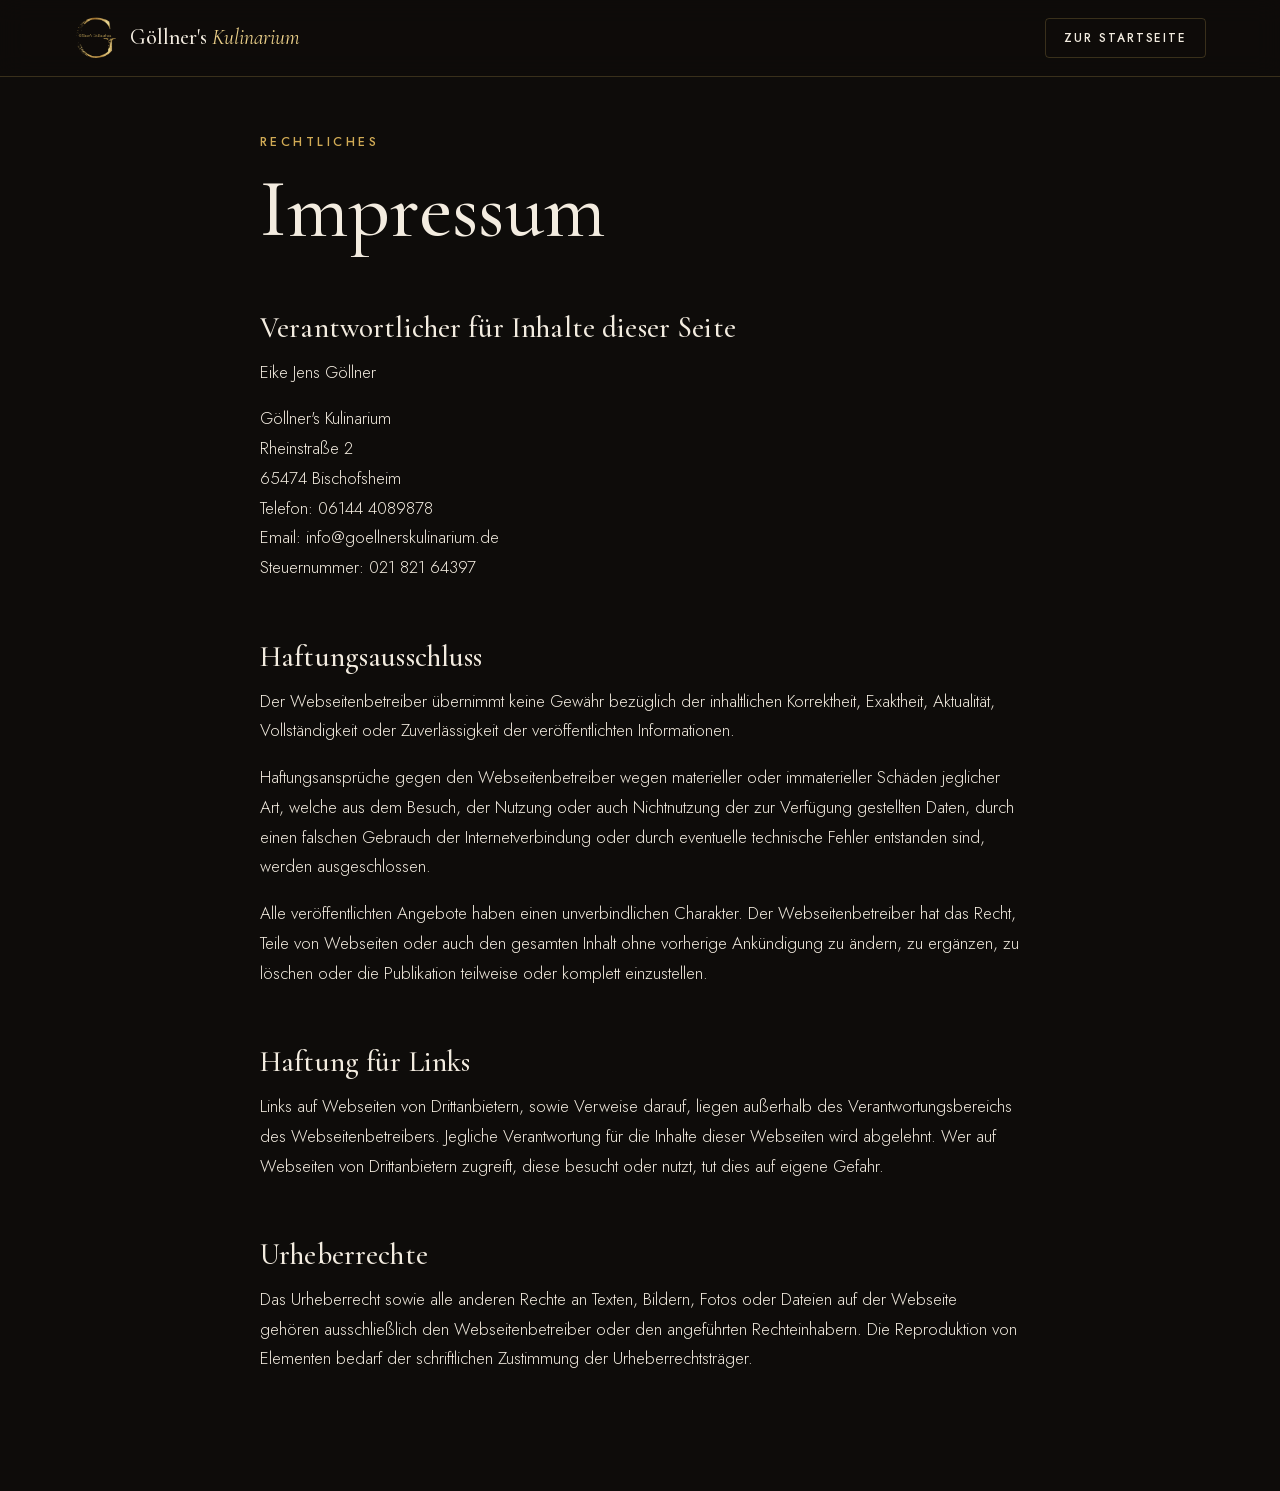
<file: impressum.html>
<!doctype html>
<html lang="de">
<head>
  <meta charset="utf-8">
  <meta name="viewport" content="width=device-width, initial-scale=1">
  <title>Impressum – Göllner's Kulinarium</title>
  <meta name="robots" content="noindex">
  <link rel="icon" href="assets/img/logo.png">
  <link rel="stylesheet" href="assets/css/fonts.css?v=3">
  <link rel="stylesheet" href="assets/css/style.css?v=9">
</head>
<body>
  <header class="site-header scrolled">
    <div class="wrap header-inner">
      <a class="brand" href="index.html"><img src="assets/img/logo.png" alt="" width="44" height="44"><span>Göllner's <em>Kulinarium</em></span></a>
      <a class="btn btn-ghost btn-sm" href="index.html">Zur Startseite</a>
    </div>
  </header>
  <main class="wrap legal-page">
    <p class="eyebrow">Rechtliches</p>
    <h1>Impressum</h1>
    <h2>Verantwortlicher für Inhalte dieser Seite</h2>
    <p>Eike Jens Göllner</p>
    <p><span data-contact="name">Göllner's Kulinarium</span><br><span data-contact="street">Rheinstraße 2</span><br><span data-contact="zip">65474</span> <span data-contact="city">Bischofsheim</span><br>Telefon: <span data-contact="phone">06144 4089878</span><br>Email: <span data-contact="email">info@goellnerskulinarium.de</span><br>Steuernummer: 021 821 64397</p>

    <h2>Haftungsausschluss</h2>
    <p>Der Webseitenbetreiber übernimmt keine Gewähr bezüglich der inhaltlichen Korrektheit, Exaktheit, Aktualität, Vollständigkeit oder Zuverlässigkeit der veröffentlichten Informationen.</p>
    <p>Haftungsansprüche gegen den Webseitenbetreiber wegen materieller oder immaterieller Schäden jeglicher Art, welche aus dem Besuch, der Nutzung oder auch Nichtnutzung der zur Verfügung gestellten Daten, durch einen falschen Gebrauch der Internetverbindung oder durch eventuelle technische Fehler entstanden sind, werden ausgeschlossen.</p>
    <p>Alle veröffentlichten Angebote haben einen unverbindlichen Charakter. Der Webseitenbetreiber hat das Recht, Teile von Webseiten oder auch den gesamten Inhalt ohne vorherige Ankündigung zu ändern, zu ergänzen, zu löschen oder die Publikation teilweise oder komplett einzustellen.</p>

    <h2>Haftung für Links</h2>
    <p>Links auf Webseiten von Drittanbietern, sowie Verweise darauf, liegen außerhalb des Verantwortungsbereichs des Webseitenbetreibers. Jegliche Verantwortung für die Inhalte dieser Webseiten wird abgelehnt. Wer auf Webseiten von Drittanbietern zugreift, diese besucht oder nutzt, tut dies auf eigene Gefahr.</p>

    <h2>Urheberrechte</h2>
    <p>Das Urheberrecht sowie alle anderen Rechte an Texten, Bildern, Fotos oder Dateien auf der Webseite gehören ausschließlich den Webseitenbetreiber oder den angeführten Rechteinhabern. Die Reproduktion von Elementen bedarf der schriftlichen Zustimmung der Urheberrechtsträger.</p>
  </main>
  <script>
    // Keep the contact details in sync with content/contact.json
    fetch('content/contact.json', { cache: 'no-cache' }).then(r => r.json()).then(c => {
      document.querySelectorAll('[data-contact]').forEach(el => { if (c[el.dataset.contact]) el.textContent = c[el.dataset.contact]; });
    }).catch(() => {});
  </script>
</body>
</html>
</file>
<file: assets/css/fonts.css>
/* Self-hosted (no Google request → DSGVO-friendly). Variable fonts: one file covers all weights. */
@font-face{font-family:'Cormorant Garamond';font-style:normal;font-weight:300 700;font-display:swap;src:url('../fonts/CormorantGaramond.woff2') format('woff2');}
@font-face{font-family:'Cormorant Garamond';font-style:italic;font-weight:300 700;font-display:swap;src:url('../fonts/CormorantGaramond-Italic.woff2') format('woff2');}
@font-face{font-family:'Jost';font-style:normal;font-weight:100 900;font-display:swap;src:url('../fonts/Jost.woff2') format('woff2');}
</file>
<file: assets/css/style.css>
/* Göllner's Kulinarium — design tokens first; change colours here only. */
:root {
  --bg: #0e0c0a;
  --bg-2: #15120f;
  --surface: #1b1713;
  --line: rgba(214, 178, 94, 0.22);
  --gold: #d1ab55;
  --gold-2: #ecd08a;
  --gold-grad: linear-gradient(135deg, #b8913a 0%, #ecd08a 45%, #c79d43 100%);
  --ink: #f3ece0;
  --muted: #b2a792;
  --serif: 'Cormorant Garamond', Georgia, 'Times New Roman', serif;
  --sans: 'Jost', system-ui, -apple-system, 'Segoe UI', sans-serif;
  --wrap: 1180px;
  --radius: 4px;
  --header-h: 76px;
  --topbar-h: 38px;
}

*, *::before, *::after { box-sizing: border-box; }
html { scroll-behavior: smooth; scroll-padding-top: var(--header-h); }
body {
  margin: 0;
  background: var(--bg);
  color: var(--ink);
  font: 300 1.0625rem/1.75 var(--sans);
  -webkit-font-smoothing: antialiased;
}
img { max-width: 100%; display: block; }
a { color: inherit; }
h1, h2, h3 { text-wrap: balance; font-family: var(--serif); font-weight: 500; line-height: 1.1; margin: 0 0 .5em; letter-spacing: .005em; }
h1 { font-size: clamp(2.6rem, 6.5vw, 5rem); }
h2 { font-size: clamp(2.1rem, 4.2vw, 3.2rem); }
h3 { font-size: 1.6rem; }
p { margin: 0 0 1em; }

.wrap { max-width: var(--wrap); margin: 0 auto; padding: 0 24px; }
.muted { color: var(--muted); }
.small { font-size: .9rem; }
.center { text-align: center; }
.eyebrow {
  font: 500 .78rem/1 var(--sans);
  letter-spacing: .28em;
  text-transform: uppercase;
  color: var(--gold);
  margin-bottom: 1.1rem;
}
.skip { position: absolute; left: -9999px; }
.skip:focus { left: 16px; top: 16px; z-index: 100; background: var(--gold); color: #000; padding: 8px 14px; }

/* Buttons */
.btn {
  display: inline-flex; align-items: center; justify-content: center;
  min-height: 48px; padding: 0 28px;
  font: 500 .82rem/1 var(--sans); letter-spacing: .16em; text-transform: uppercase;
  text-decoration: none; border-radius: var(--radius); border: 0; background: transparent; cursor: pointer;
  transition: transform .2s ease, box-shadow .2s ease, background-color .2s ease, color .2s ease;
}
.btn-gold { background: var(--gold-grad); color: #17120a; box-shadow: 0 6px 24px rgba(209, 171, 85, .18); }
.btn-gold:hover { transform: translateY(-1px); box-shadow: 0 10px 30px rgba(209, 171, 85, .3); }
.btn-ghost { border: 1px solid var(--line); color: var(--ink); }
.btn-ghost:hover { border-color: var(--gold); color: var(--gold-2); }
.btn-sm { min-height: 40px; padding: 0 18px; font-size: .74rem; }
a:focus-visible, button:focus-visible { outline: 2px solid var(--gold-2); outline-offset: 3px; }

/* Header */
.site-header {
  position: fixed; inset: 0 0 auto; z-index: 50;
  transition: background-color .3s ease, border-color .3s ease, backdrop-filter .3s ease;
  border-bottom: 1px solid transparent;
}
.site-header.scrolled { background: rgba(14, 12, 10, .86); backdrop-filter: blur(12px); border-color: var(--line); }
.header-inner { display: flex; align-items: center; justify-content: space-between; gap: 24px; height: var(--header-h); }

/* Contact bar above the header; collapses once the page is scrolled */
.topbar {
  height: var(--topbar-h); overflow: hidden;
  border-bottom: 1px solid var(--line); background: rgba(14, 12, 10, .5);
  font-size: .8rem; letter-spacing: .03em; color: var(--muted);
  transition: height .3s ease, opacity .3s ease, border-color .3s ease;
}
.site-header.scrolled .topbar, .site-header.menu-open .topbar { height: 0; opacity: 0; border-color: transparent; }
.topbar-inner { height: 100%; display: flex; align-items: center; justify-content: space-between; gap: 24px; }
.topbar-group { display: flex; align-items: center; gap: 28px; }
.topbar a { display: inline-flex; align-items: center; gap: 8px; color: inherit; text-decoration: none; white-space: nowrap; transition: color .2s; }
.topbar a:hover { color: var(--gold-2); }
.topbar svg { flex: none; width: 14px; height: 14px; fill: none; stroke: var(--gold); stroke-width: 1.6; stroke-linecap: round; stroke-linejoin: round; }
.brand { display: flex; white-space: nowrap; align-items: center; gap: 12px; text-decoration: none; font: 500 1.35rem/1 var(--serif); }
.brand em { font-style: italic; color: var(--gold-2); }
.nav { display: flex; align-items: center; gap: 30px; }
.nav a:not(.btn) {
  white-space: nowrap; text-decoration: none; font-size: .82rem; letter-spacing: .16em; text-transform: uppercase; color: var(--muted);
  transition: color .2s;
}
.nav a:not(.btn):hover { color: var(--gold-2); }
.nav-toggle { display: none; }
.social-icons { display: flex; align-items: center; gap: 2px; }
.social-icons a { display: grid; place-items: center; width: 38px; height: 38px; border-radius: 50%; color: var(--muted); transition: color .2s; }
.social-icons a:hover { color: var(--gold-2); }
.social-icons svg { width: 19px; height: 19px; fill: none; stroke: currentColor; stroke-width: 1.5; stroke-linejoin: round; }
.social-icons svg path { fill: currentColor; stroke: none; }
.social-icons svg .fill { fill: currentColor; stroke: none; }
.nav .nav-social { margin: 0 -6px 0 -10px; }
.header-social { display: none; }

/* Hero */
.hero { position: relative; min-height: 100svh; display: grid; place-items: center; text-align: center; overflow: hidden; }
.hero-bg {
  position: absolute; inset: -4%;
  background-size: cover; background-position: center;
  filter: saturate(.85);
  transform: scale(1.04);
  animation: slowzoom 24s ease-out forwards;
}
.hero::after {
  content: ""; position: absolute; inset: 0;
  background:
    radial-gradient(ellipse at center, rgba(14,12,10,.55) 0%, rgba(14,12,10,.82) 60%, rgba(14,12,10,.97) 100%),
    linear-gradient(to bottom, rgba(14,12,10,.3), rgba(14,12,10,1));
}
.hero-content { position: relative; z-index: 1; padding-top: calc(var(--topbar-h) + var(--header-h) + 48px); padding-bottom: 64px; max-width: 860px; }
.hero-logo { width: clamp(150px, 22vw, 220px); height: auto; margin: 0 auto 18px; filter: drop-shadow(0 8px 30px rgba(0,0,0,.6)); }
.hero h1 { font-weight: 400; }
.lead { font-size: clamp(1.05rem, 1.6vw, 1.25rem); color: #ddd3c2; max-width: 620px; margin: 0 auto 2.2rem; }
.hero-actions { display: flex; gap: 14px; justify-content: center; flex-wrap: wrap; }
.status { margin-top: 2rem; font-size: .9rem; color: var(--muted); }
.status::before { content: ""; display: inline-block; vertical-align: middle; margin: -2px 10px 0 0; width: 8px; height: 8px; border-radius: 50%; background: #8a8170; }
.status.open::before { background: #7cc58a; box-shadow: 0 0 0 4px rgba(124, 197, 138, .18); }
@keyframes slowzoom { to { transform: scale(1); } }

/* Notice bar */
.notice { background: var(--gold-grad); color: #17120a; }
.notice .wrap { display: flex; align-items: center; justify-content: center; gap: 12px; padding-top: 14px; padding-bottom: 14px; text-align: center; }
.notice p { margin: 0; font-weight: 400; }
.notice-dot { flex: none; width: 7px; height: 7px; border-radius: 50%; background: #17120a; }

/* Sections */
.section { padding: clamp(80px, 11vw, 140px) 0; }
.section-head { text-align: center; max-width: 640px; margin: 0 auto clamp(40px, 6vw, 64px); }

/* About */
.about-grid { display: grid; grid-template-columns: 1fr 1fr; gap: clamp(40px, 7vw, 96px); align-items: center; }
.about-text p:not(.eyebrow) { color: #d9cfbd; }
.about-media { position: relative; margin: 0; padding: 0 0 56px 0; }
.about-media > img:first-child { aspect-ratio: 4 / 5; object-fit: cover; width: 85%; margin-left: auto; border-radius: var(--radius); }
.about-media-small {
  position: absolute; left: 0; bottom: 0; width: 46%; aspect-ratio: 1; object-fit: cover;
  border: 8px solid var(--bg); border-radius: var(--radius);
}

/* Menu */
.menu { background: var(--bg-2); border-block: 1px solid var(--line); }
.menu-tabs { display: flex; flex-wrap: wrap; justify-content: center; gap: 6px 4px; margin-bottom: 48px; }
.menu-tab {
  background: none; border: 0; border-bottom: 1px solid transparent; color: var(--muted); cursor: pointer;
  font: 400 .82rem/1 var(--sans); letter-spacing: .16em; text-transform: uppercase; padding: 12px 16px;
  transition: color .2s, border-color .2s;
}
.menu-tab:hover { color: var(--ink); }
.menu-tab[aria-selected="true"] { color: var(--gold-2); border-color: var(--gold); }
.menu-panel { display: grid; grid-template-columns: 1fr 1fr; gap: 6px 72px; max-width: 980px; margin: 0 auto; animation: fade .4s ease; }
.menu-panel[hidden] { display: none; }
.dish { padding: 18px 0; border-bottom: 1px solid rgba(214, 178, 94, .1); }
.dish-top { display: flex; align-items: baseline; gap: 12px; }
.dish-name { font: 500 1.4rem/1.25 var(--serif); margin: 0; }
.dish-line { flex: 1; border-bottom: 1px dotted rgba(214, 178, 94, .35); transform: translateY(-5px); min-width: 20px; }
.dish-price { font: 500 1.3rem/1 var(--serif); color: var(--gold-2); white-space: nowrap; }
.dish-desc { margin: 4px 0 0; color: var(--muted); font-size: .97rem; }
.dish-options { display: flex; flex-wrap: wrap; gap: 2px 20px; margin: 8px 0 0; color: var(--gold-2); font-size: .95rem; }
.tag { display: inline-block; margin-left: 8px; font: 500 .66rem/1 var(--sans); letter-spacing: .12em; text-transform: uppercase; color: #9fc49d; border: 1px solid rgba(159, 196, 157, .4); padding: 3px 6px; border-radius: 2px; vertical-align: middle; }
.menu-note { margin-top: 44px; font-size: .9rem; }
@keyframes fade { from { opacity: 0; transform: translateY(6px); } to { opacity: 1; transform: none; } }

/* Gallery */
.gallery { display: grid; grid-template-columns: repeat(4, 1fr); }
.gallery img { width: 100%; aspect-ratio: 1; object-fit: cover; filter: saturate(.9) brightness(.9); transition: filter .4s; }
.gallery img:hover { filter: none; }

/* Highlight cards */
.cards { display: grid; grid-template-columns: repeat(3, 1fr); gap: 24px; }
.card { padding: 40px 32px; border: 1px solid var(--line); border-radius: var(--radius); background: var(--surface); position: relative; }
.card::before { content: ""; position: absolute; top: -1px; left: 32px; width: 40px; height: 2px; background: var(--gold-grad); }
.card h3 { color: var(--gold-2); }
.card p { color: var(--muted); margin: 0; }

/* Visit */
.visit { background: var(--bg-2); border-top: 1px solid var(--line); }
.visit-grid { display: grid; grid-template-columns: 1.1fr 1fr; gap: clamp(40px, 6vw, 80px); align-items: start; }
.hours { width: 100%; border-collapse: collapse; margin: 8px 0 18px; }
.hours th, .hours td { padding: 13px 0; border-bottom: 1px solid rgba(214, 178, 94, .12); text-align: left; font-weight: 300; }
.hours th { font: 500 1.25rem/1.2 var(--serif); }
.hours td { text-align: right; color: #d9cfbd; }
.hours .closed td { color: var(--muted); font-style: italic; }
.closures { color: var(--gold-2); margin: 0 0 8px; }
.hours .today th, .hours .today td { color: var(--gold-2); }
.hours .today th::after { content: "Heute"; margin-left: 10px; font: 500 .62rem/1 var(--sans); letter-spacing: .14em; text-transform: uppercase; color: #17120a; background: var(--gold-grad); padding: 3px 6px; border-radius: 2px; vertical-align: middle; }
.contact-card { background: var(--surface); border: 1px solid var(--line); border-radius: var(--radius); padding: clamp(32px, 4vw, 48px); }
address { font-style: normal; font-size: 1.15rem; margin-bottom: 20px; }
.contact-list { list-style: none; padding: 0; margin: 0 0 28px; }
.contact-list li { display: flex; justify-content: space-between; gap: 16px; padding: 10px 0; border-bottom: 1px solid rgba(214, 178, 94, .12); }
.contact-list span { color: var(--muted); }
.contact-list a { text-decoration: none; color: var(--gold-2); word-break: break-all; text-align: right; }
.contact-actions { display: flex; gap: 12px; flex-wrap: wrap; }

/* Footer */
.site-footer { padding: 64px 0 40px; border-top: 1px solid var(--line); text-align: center; }
.footer-inner { display: flex; flex-direction: column; align-items: center; gap: 18px; }
.nowrap { white-space: nowrap; }
.social, .legal { display: flex; gap: 28px; }
.social a, .legal a { text-decoration: none; font-size: .8rem; letter-spacing: .16em; text-transform: uppercase; color: var(--muted); }
.social a:hover, .legal a:hover { color: var(--gold-2); }

/* Scroll reveal */
.js .reveal { opacity: 0; transform: translateY(14px); transition: opacity .9s ease, transform .9s ease; }
.js .reveal.in { opacity: 1; transform: none; }
.hero .reveal:nth-child(2) { transition-delay: .08s; }
.hero .reveal:nth-child(3) { transition-delay: .16s; }
.hero .reveal:nth-child(4) { transition-delay: .24s; }
.hero .reveal:nth-child(5) { transition-delay: .32s; }
.hero .reveal:nth-child(6) { transition-delay: .4s; }

/* Legal pages */
.legal-page { padding: calc(var(--header-h) + 60px) 0 100px; max-width: 760px; }
.legal-page h2 { font-size: 1.8rem; margin-top: 2em; }
.legal-page h3 { font-size: 1.3rem; margin: 1.6em 0 .4em; }
.legal-page li { margin: .4em 0; }
.legal-page h1 { hyphens: auto; }
.legal-page a { overflow-wrap: anywhere; }
.legal-page .placeholder { border: 1px dashed var(--line); padding: 16px 20px; color: var(--muted); }

/* Reservation dialog */
body.modal-open { overflow: hidden; }
.reserve {
  width: min(640px, calc(100% - 32px)); max-height: min(880px, calc(100% - 48px));
  padding: 0; border: 1px solid var(--line); border-radius: 6px; overflow: hidden;
  background: var(--bg-2); color: var(--ink);
  box-shadow: 0 30px 80px rgba(0, 0, 0, .6);
}
.reserve[open] { display: flex; flex-direction: column; animation: pop .25s ease; }
.reserve::backdrop { background: rgba(5, 4, 3, .74); backdrop-filter: blur(4px); }
.reserve-form { display: flex; flex-direction: column; flex: 1 1 auto; min-height: 0; } /* not flex: 1 – Safari collapses it to 0 height */
.reserve-form[hidden] { display: none; }
.reserve-head { display: flex; justify-content: space-between; align-items: flex-start; gap: 16px; padding: 28px 32px 4px; }
.reserve-head h2 { outline: none; margin: 0; font-size: clamp(1.9rem, 4vw, 2.3rem); }
.reserve-head .eyebrow { margin-bottom: .7rem; }
.reserve-close {
  flex: none; width: 42px; height: 42px; border-radius: 50%; cursor: pointer;
  border: 1px solid var(--line); background: none; color: var(--ink); font-size: 1.5rem; line-height: 1;
}
.reserve-close:hover { border-color: var(--gold); color: var(--gold-2); }
.reserve-body { flex: 1 1 auto; min-height: 0; overflow-y: auto; padding: 20px 32px 8px; }
.reserve-foot { padding: 16px 32px 22px; border-top: 1px solid var(--line); }
.reserve-foot .btn { width: 100%; }
.reserve-foot .hint { text-align: center; }
fieldset.field { border: 0; padding: 0; margin: 0 0 26px; min-width: 0; }
.field legend, .field .label { font: 500 .74rem/1 var(--sans); letter-spacing: .2em; text-transform: uppercase; color: var(--gold); }
.field legend { padding: 0; margin-bottom: 12px; }
.field .label em { font-style: normal; text-transform: none; letter-spacing: 0; color: var(--muted); font-weight: 300; font-size: .85rem; }
label.field { display: flex; flex-direction: column; gap: 10px; margin-bottom: 20px; }
.field input:not([type="radio"]), .field textarea {
  width: 100%; padding: 12px 14px; border-radius: var(--radius);
  font: 300 1rem/1.4 var(--sans); color: var(--ink);
  background: var(--surface); border: 1px solid rgba(214, 178, 94, .25);
  transition: border-color .15s, box-shadow .15s;
}
.field textarea { resize: vertical; min-height: 84px; }
.field input:focus, .field textarea:focus { outline: none; border-color: var(--gold); box-shadow: 0 0 0 3px rgba(209, 171, 85, .15); }
.field [aria-invalid] { border-color: #d98b7a !important; }
.field-grid { display: grid; grid-template-columns: 1fr 1fr; gap: 0 16px; }
.chips { display: flex; flex-wrap: wrap; gap: 8px; }
.chips-scroll { flex-wrap: nowrap; overflow-x: auto; padding: 2px 2px 10px; margin: -2px -2px 0; scrollbar-width: thin; scrollbar-color: var(--line) transparent; }
.chip { position: relative; flex: none; }
.chip input { position: absolute; opacity: 0; pointer-events: none; }
.chip span {
  display: flex; flex-direction: column; align-items: center; justify-content: center; gap: 3px;
  min-width: 52px; min-height: 44px; padding: 8px 14px; white-space: nowrap; cursor: pointer;
  border: 1px solid rgba(214, 178, 94, .25); border-radius: var(--radius); font-size: .95rem;
  transition: background-color .15s, border-color .15s, color .15s;
}
.chips-scroll .chip span { min-width: 68px; height: 100%; padding: 10px 12px; }
.chip small { font-size: .66rem; letter-spacing: .14em; text-transform: uppercase; color: var(--muted); }
.chip:hover span { border-color: var(--gold); }
.chip.is-closed span { opacity: .45; cursor: not-allowed; border-style: dashed; }
.chip.is-closed:hover span { border-color: rgba(214, 178, 94, .25); }
.chip .chip-note { font-size: .62rem; letter-spacing: .08em; text-transform: uppercase; color: var(--muted); }
.chip input:checked + span { background: var(--gold-grad); color: #17120a; border-color: transparent; font-weight: 400; }
.chip input:checked + span small { color: #3d3116; }
.chip input:focus-visible + span { outline: 2px solid var(--gold-2); outline-offset: 2px; }
.chip-group { margin: 0 0 8px; font-size: .85rem; color: var(--muted); }
.chips + .chip-group { margin-top: 16px; }
.hint { font-size: .85rem; color: var(--muted); margin: 10px 0 0; }
.hint a { color: var(--gold-2); }
.form-error { color: #f0a493; font-size: .92rem; margin: 0 0 12px; text-align: center; }
.hp { position: absolute; left: -9999px; width: 1px; height: 1px; }
.reserve-done { padding: 56px 32px 44px; text-align: center; overflow-y: auto; }
.reserve-done #r-summary { color: #d9cfbd; max-width: 440px; margin: 0 auto; }
.reserve-done .btn { margin-top: 28px; }
.done-mark {
  width: 64px; height: 64px; margin: 0 auto 22px; border-radius: 50%;
  display: grid; place-items: center; background: var(--gold-grad); color: #17120a; font-size: 1.7rem;
}
.demo-note { margin: 22px auto 0; padding: 10px 14px; max-width: 420px; border: 1px dashed var(--line); color: var(--muted); font-size: .85rem; }
@keyframes pop { from { opacity: 0; transform: translateY(10px) scale(.98); } to { opacity: 1; transform: none; } }

/* Responsive */
@media (max-width: 900px) {
  .about-grid, .visit-grid { grid-template-columns: 1fr; }
  .menu-panel { grid-template-columns: 1fr; }
  .cards { grid-template-columns: 1fr; }
  .gallery { grid-template-columns: repeat(2, 1fr); }
}
@media (max-width: 1100px) {
  .header-social { display: flex; margin-left: auto; margin-right: 6px; }
  .header-social a { width: 44px; height: 44px; }
  .nav .nav-social { display: none; }
  .nav-toggle {
    display: grid; gap: 6px; place-content: center; width: 44px; height: 44px;
    background: none; border: 1px solid var(--line); border-radius: var(--radius); cursor: pointer;
  }
  .nav-toggle span { display: block; width: 18px; height: 1px; background: var(--ink); transition: transform .25s; }
  .nav-toggle[aria-expanded="true"] span:first-child { transform: translateY(3.5px) rotate(45deg); }
  .nav-toggle[aria-expanded="true"] span:last-child { transform: translateY(-3.5px) rotate(-45deg); }
  .nav {
    position: absolute; top: 100%; left: 0; right: 0; flex-direction: column; gap: 0; padding: 8px 24px 24px;
    background: rgba(14, 12, 10, .97); border-bottom: 1px solid var(--line);
    transform: translateY(-8px); opacity: 0; visibility: hidden; transition: all .25s ease;
  }
  .nav.open { transform: none; opacity: 1; visibility: visible; }
  .nav a:not(.btn) { width: 100%; padding: 16px 0; border-bottom: 1px solid rgba(214, 178, 94, .1); font-size: .9rem; }
  .nav .btn { margin-top: 20px; width: 100%; min-height: 48px; }
  .site-header.menu-open { background: rgba(14, 12, 10, .97); }
}
@media (max-width: 760px) {
  :root { --header-h: 64px; --topbar-h: 34px; }
  .topbar { font-size: .76rem; }
  .topbar-inner { justify-content: center; }
  .topbar-group { gap: 20px; }
  .topbar-address { display: none !important; }
  .wrap { padding-left: 16px; padding-right: 16px; }
  .nav { padding: 8px 16px 24px; }
  .brand span { font-size: 1.15rem; }
  .hero { min-height: 0; }
  .hero-content { padding-top: calc(var(--topbar-h) + var(--header-h) + 36px); padding-bottom: 56px; }
  .hero-logo { width: 128px; margin-bottom: 14px; }
  .notice-dot { display: none; }
  .brand img { width: 36px; height: 36px; }
  .hero-actions .btn { flex: 1 1 100%; }
  .dish-name { font-size: 1.25rem; }
  .contact-actions .btn { flex: 1; }
  .reserve { width: 100%; max-width: 100%; height: 100%; max-height: 100%; margin: 0; border: 0; border-radius: 0; }
  .reserve-head, .reserve-body, .reserve-foot { padding-left: 16px; padding-right: 16px; }
  .reserve-head { padding-top: 20px; }
  .field-grid { grid-template-columns: 1fr; }
}
@media (prefers-reduced-motion: reduce) {
  *, *::before, *::after { animation: none !important; transition: none !important; }
  html { scroll-behavior: auto; }
}
</file>
